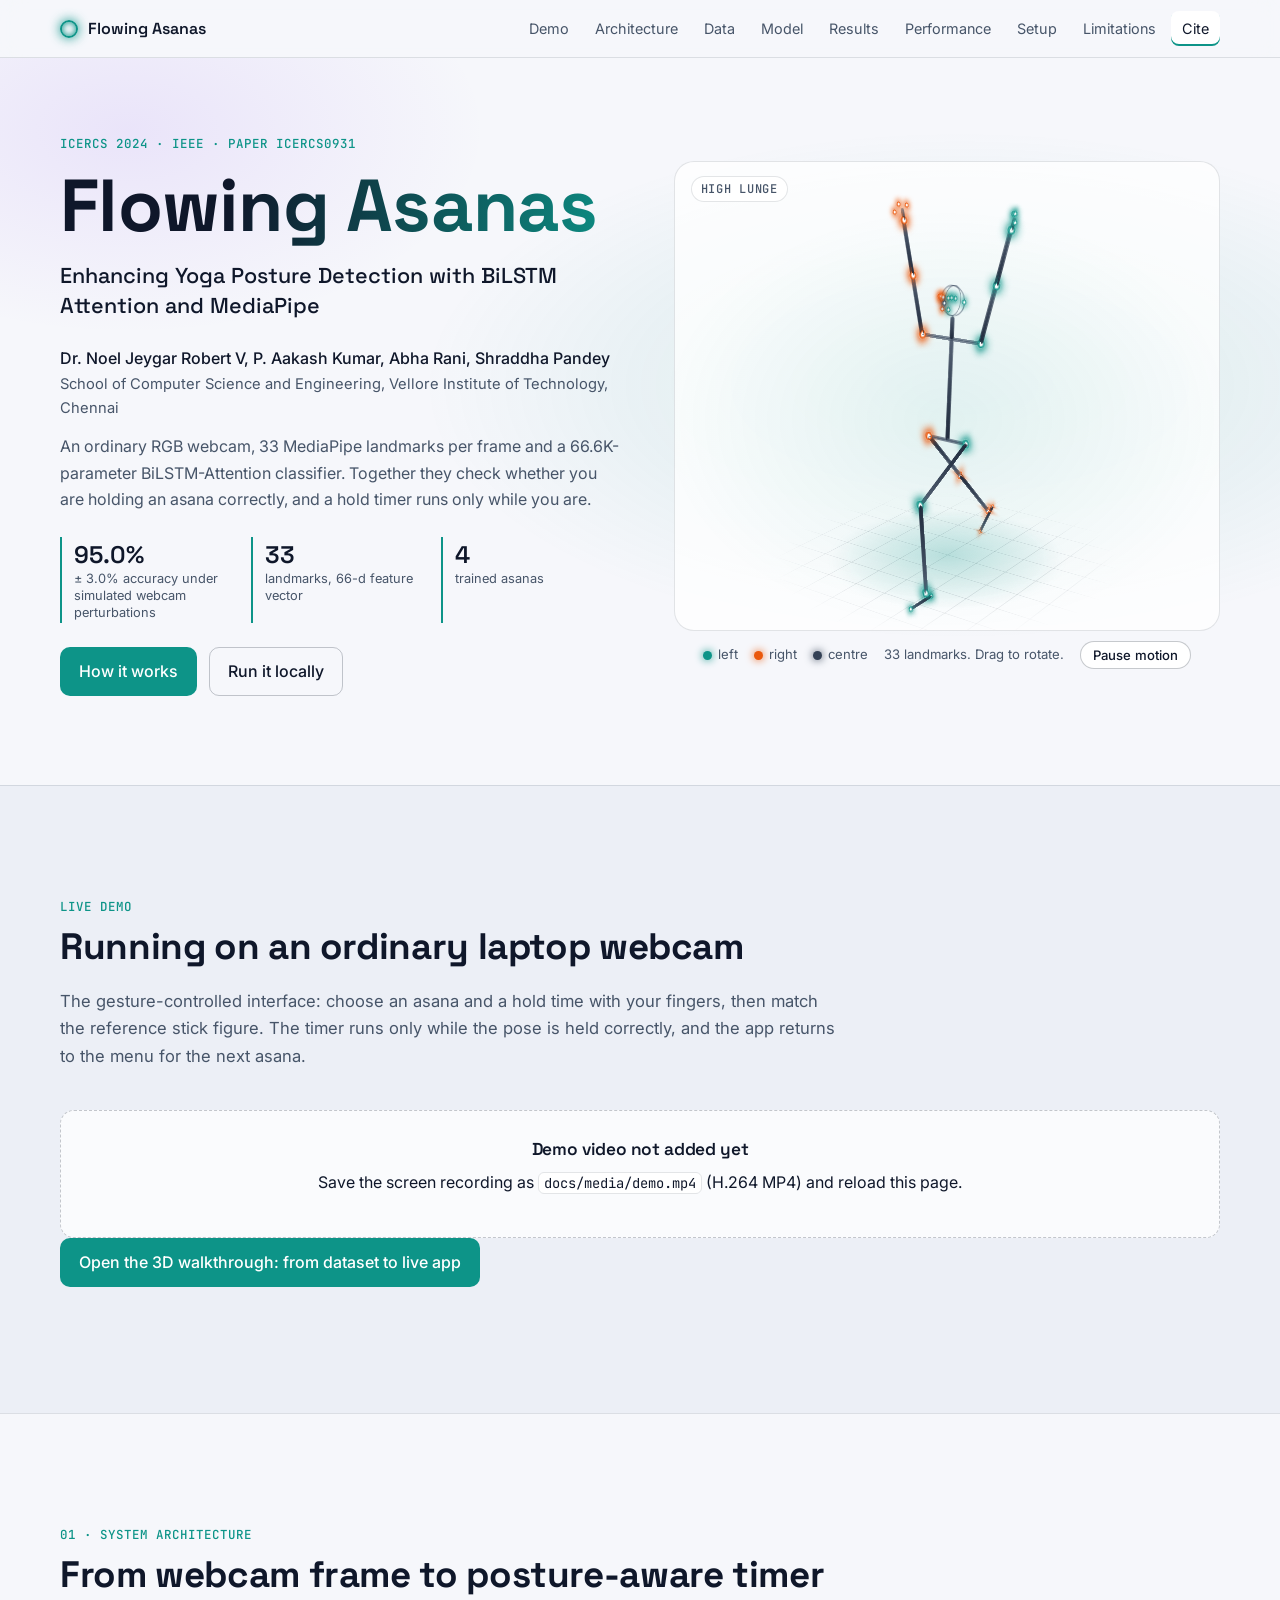
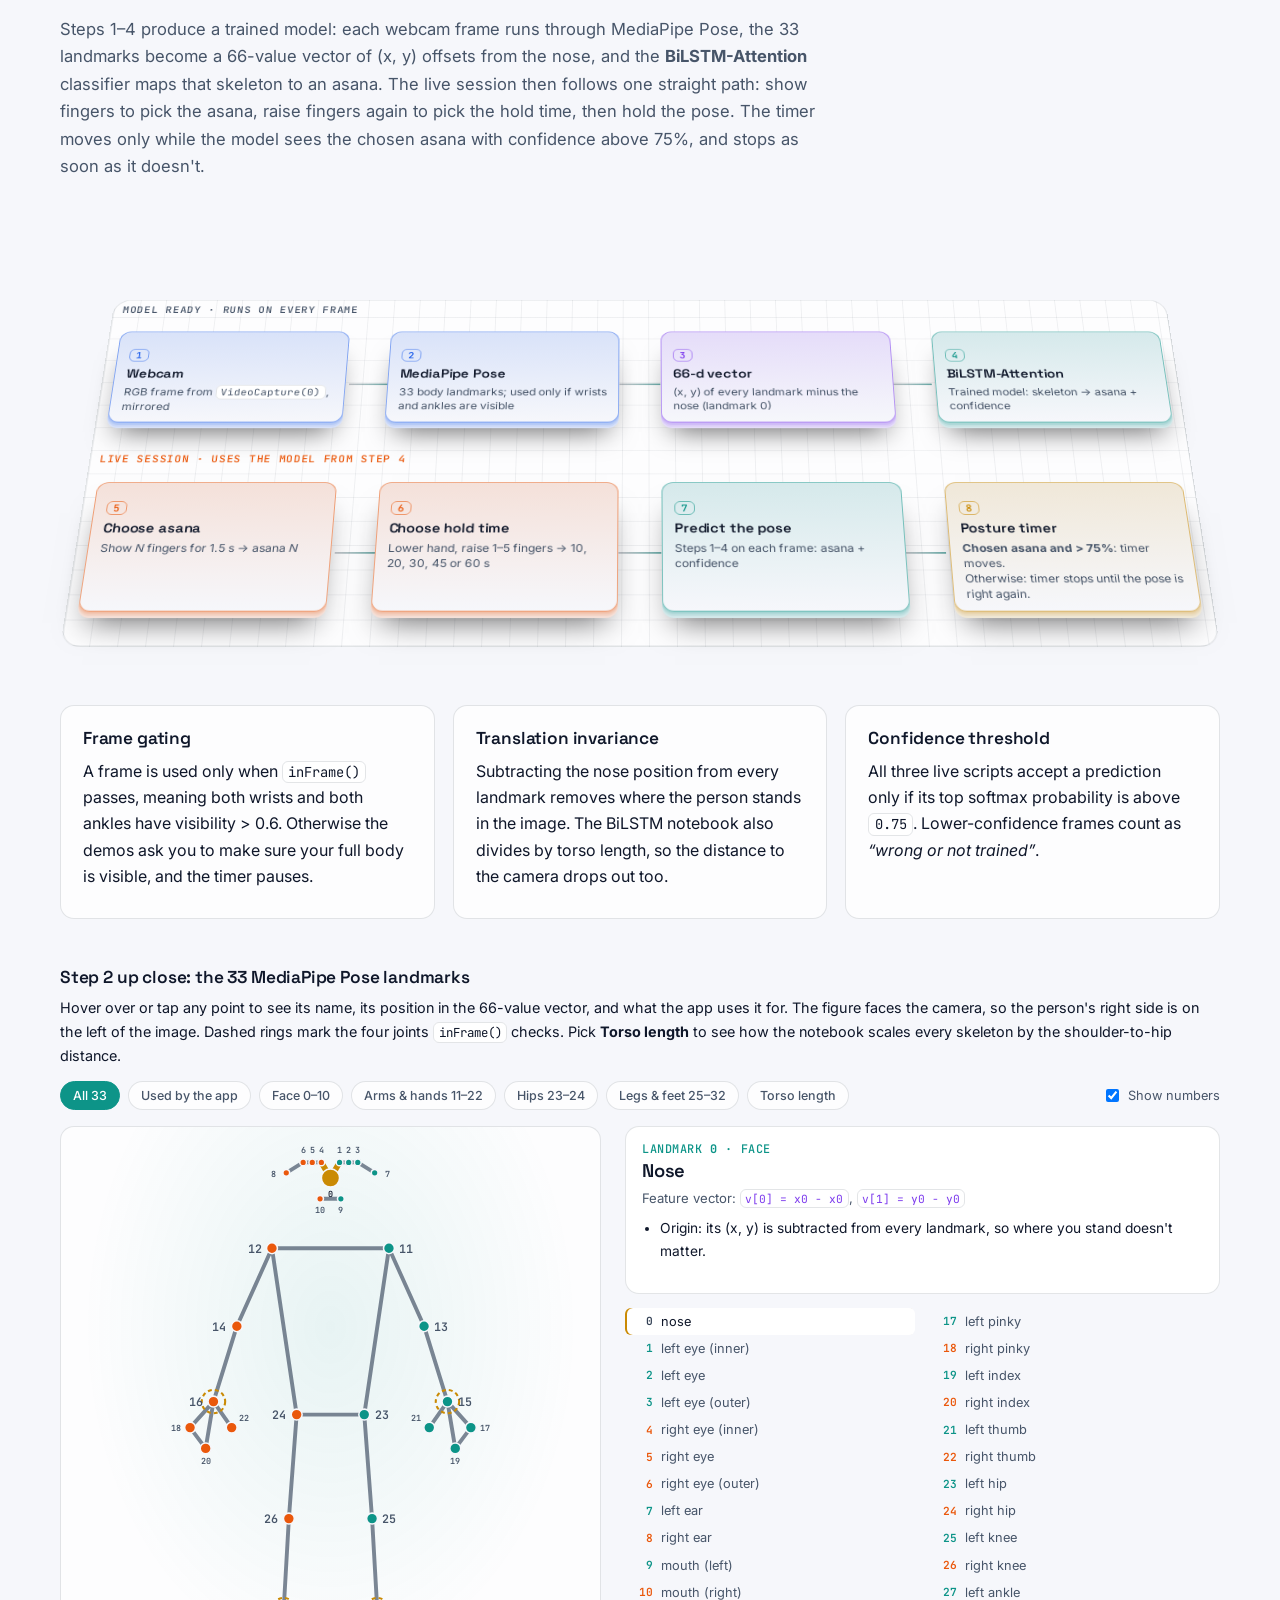
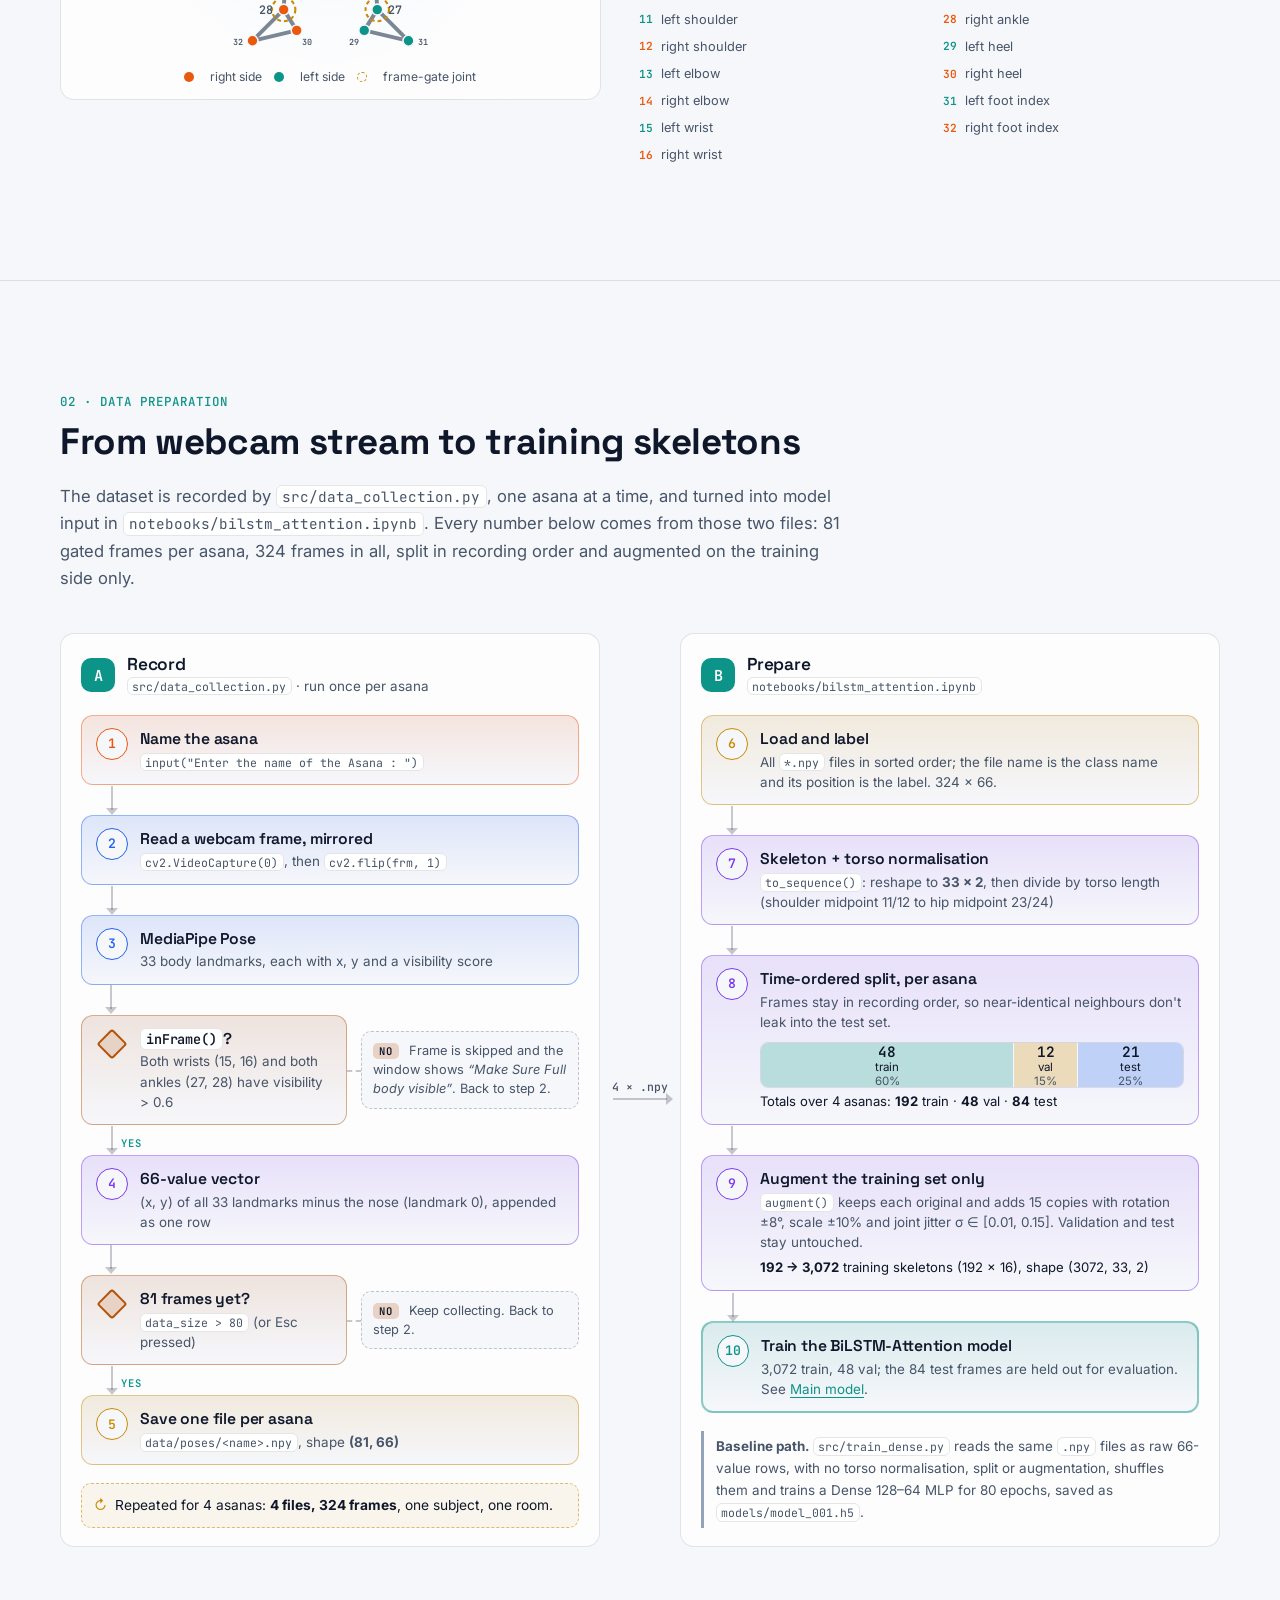
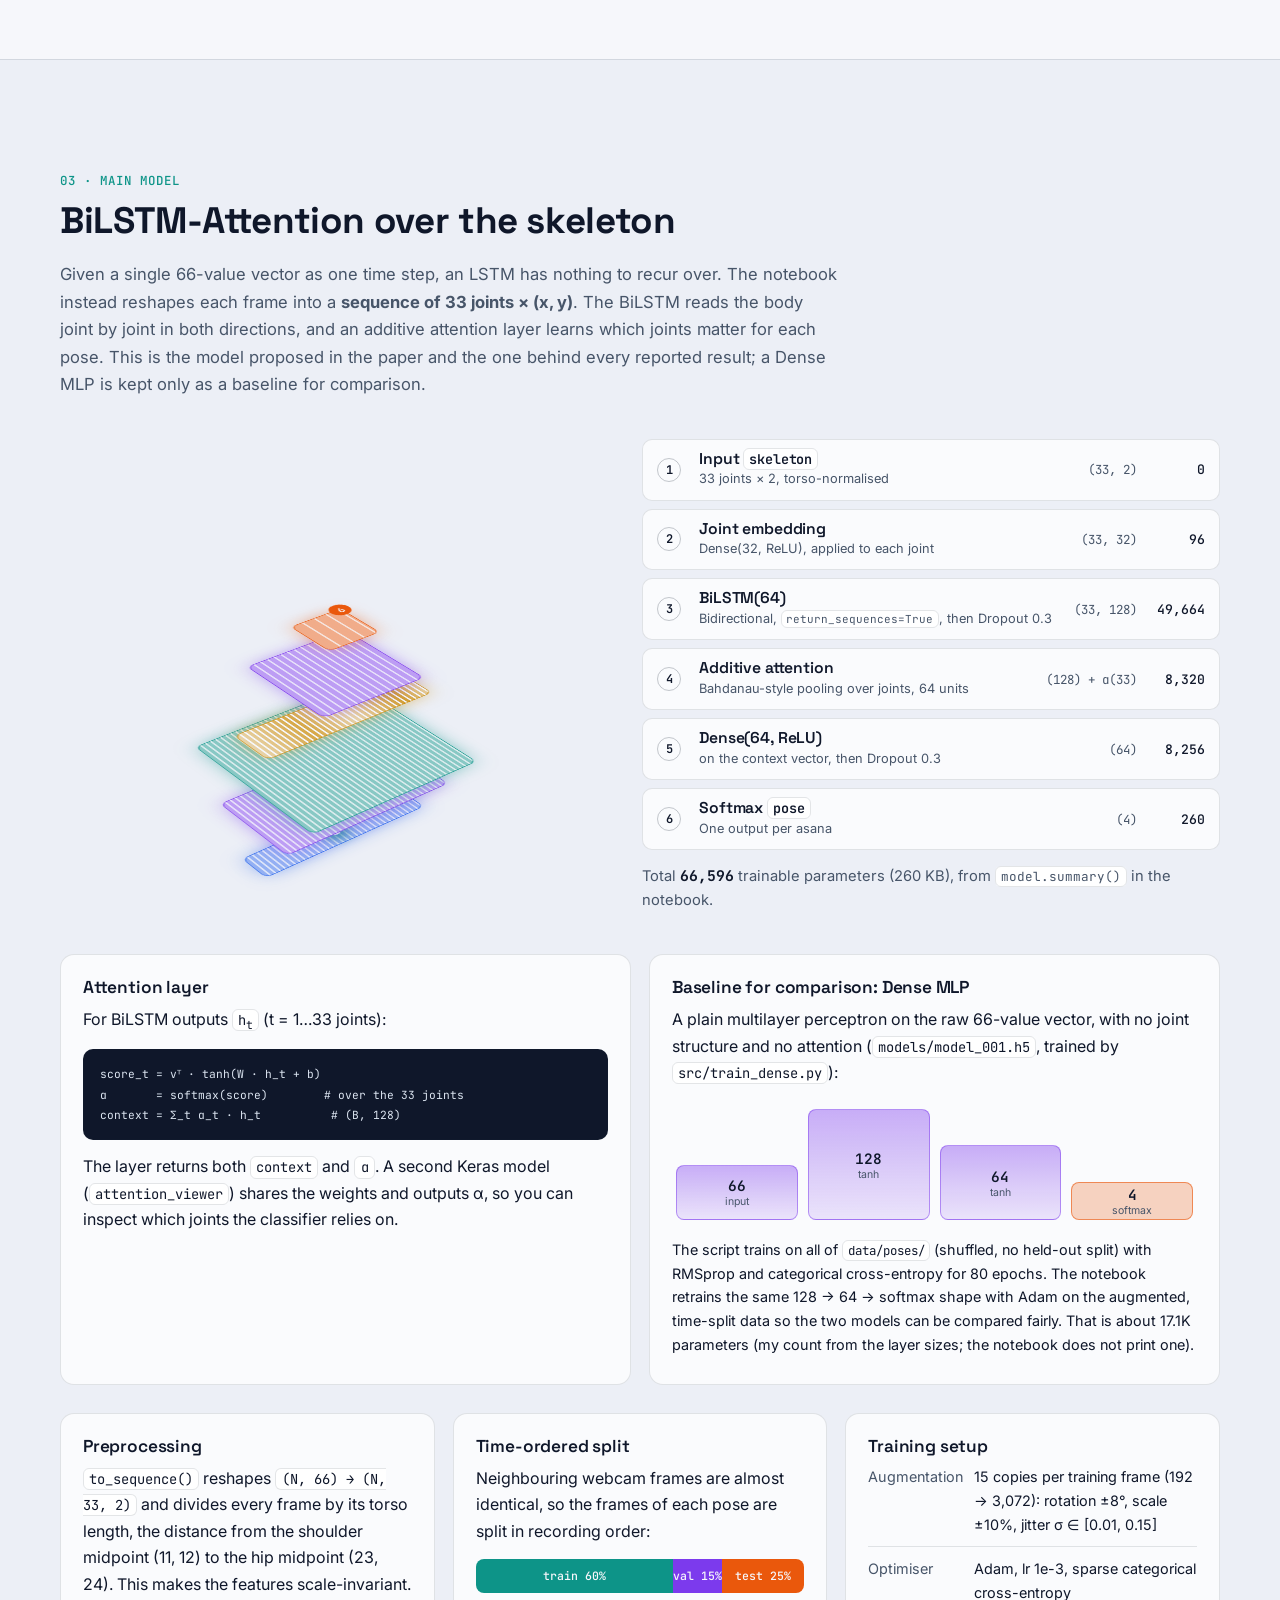
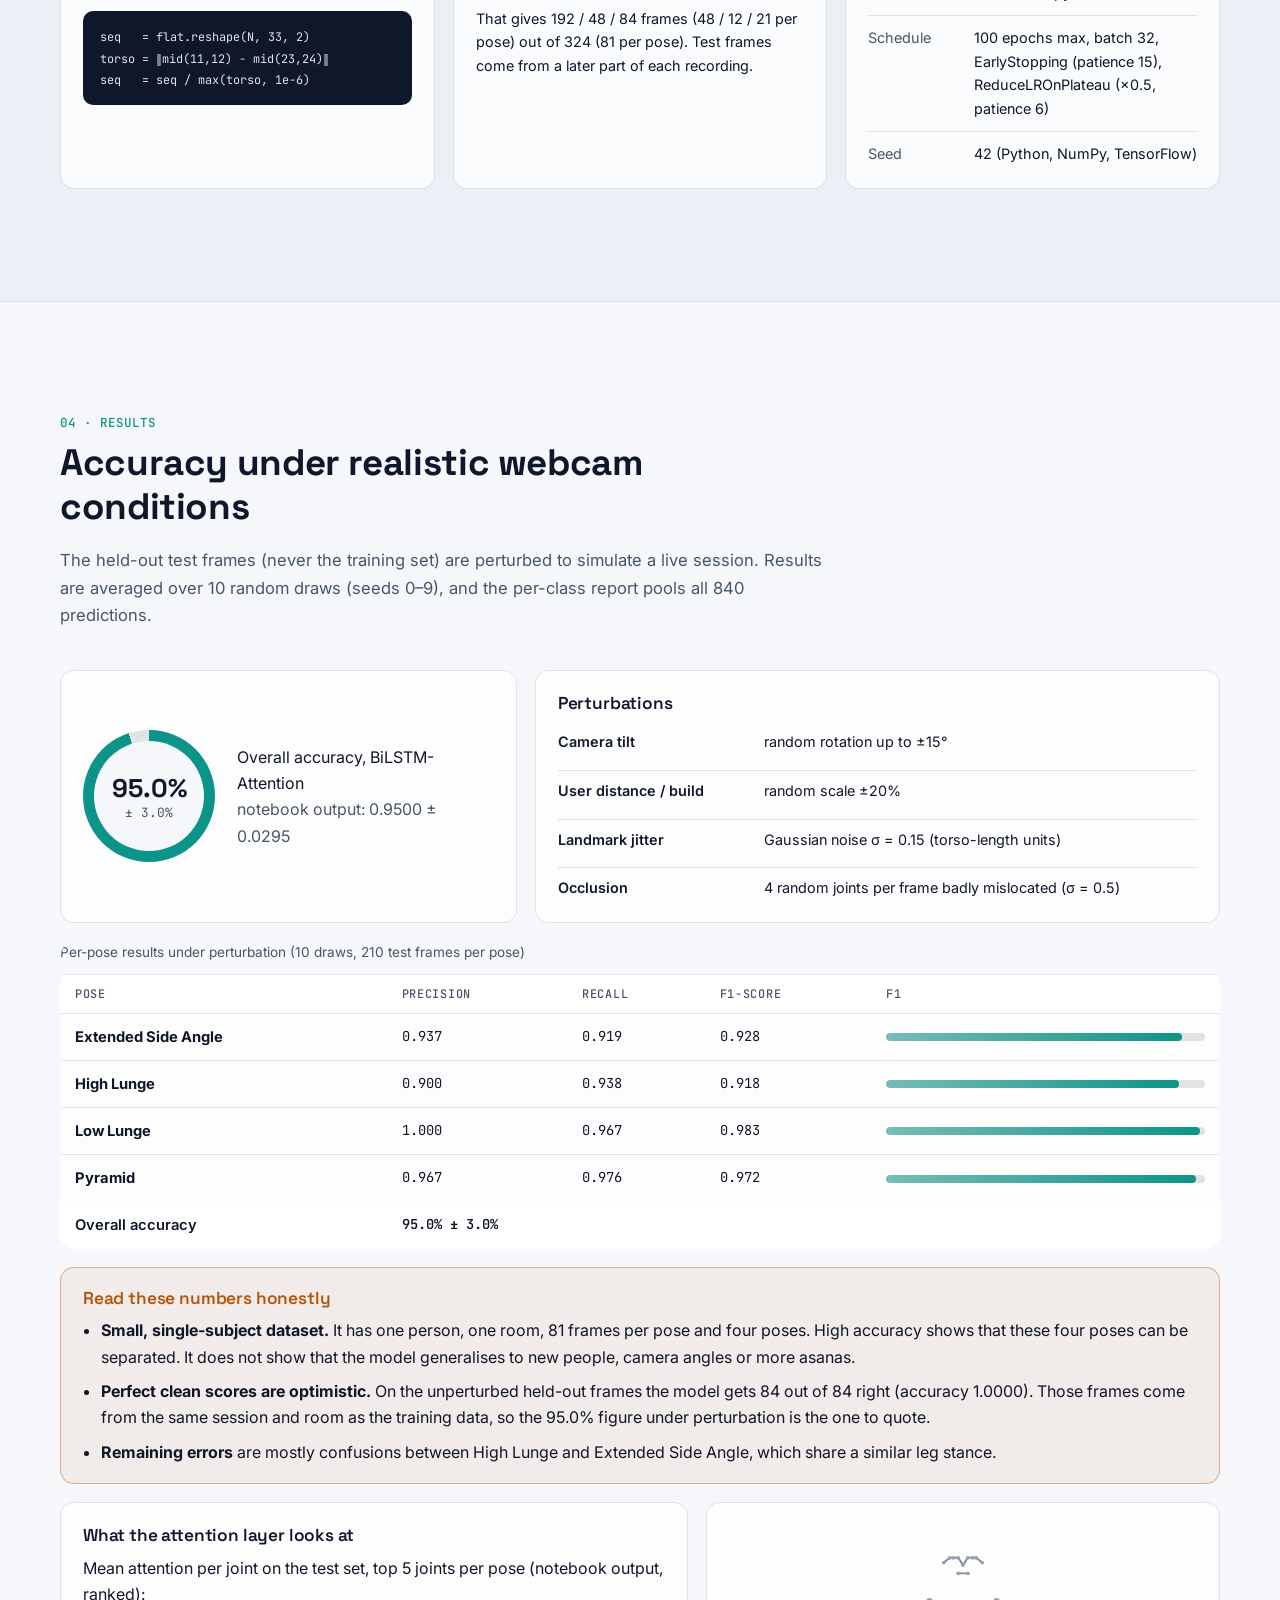
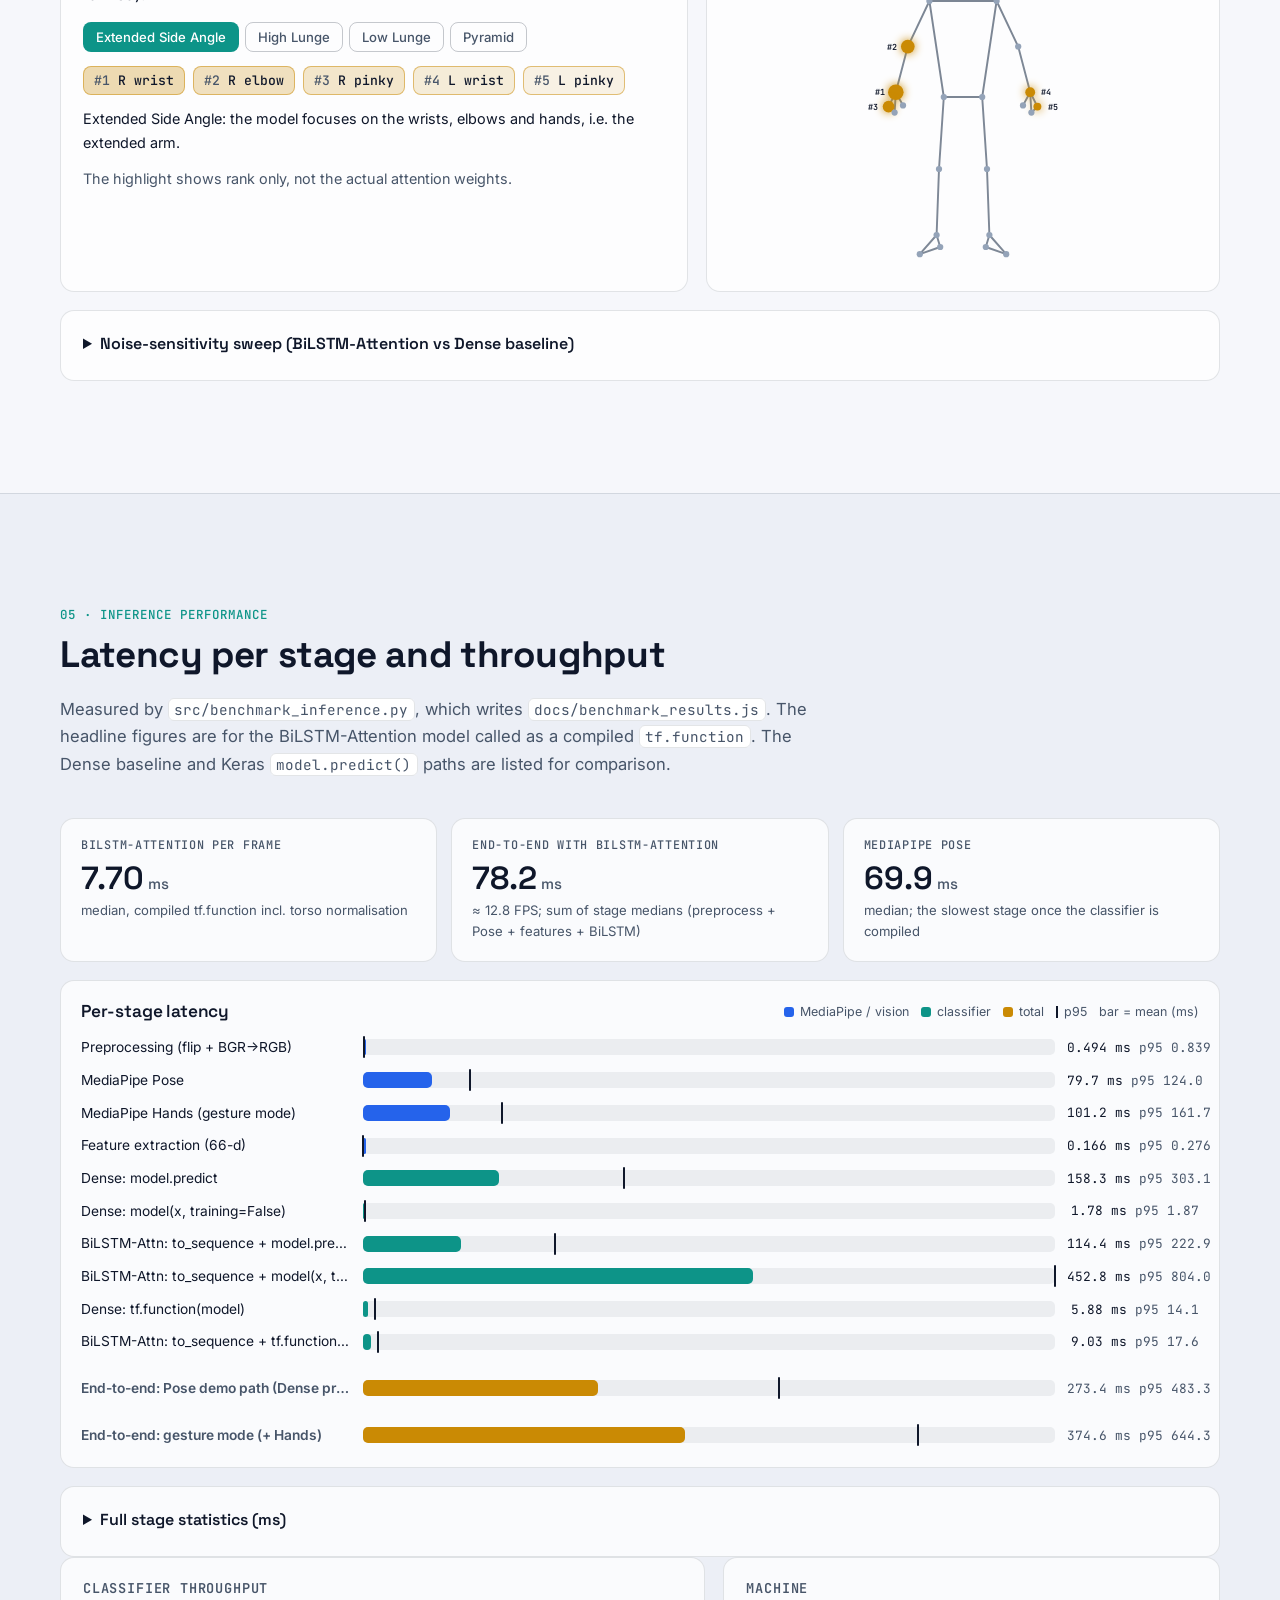
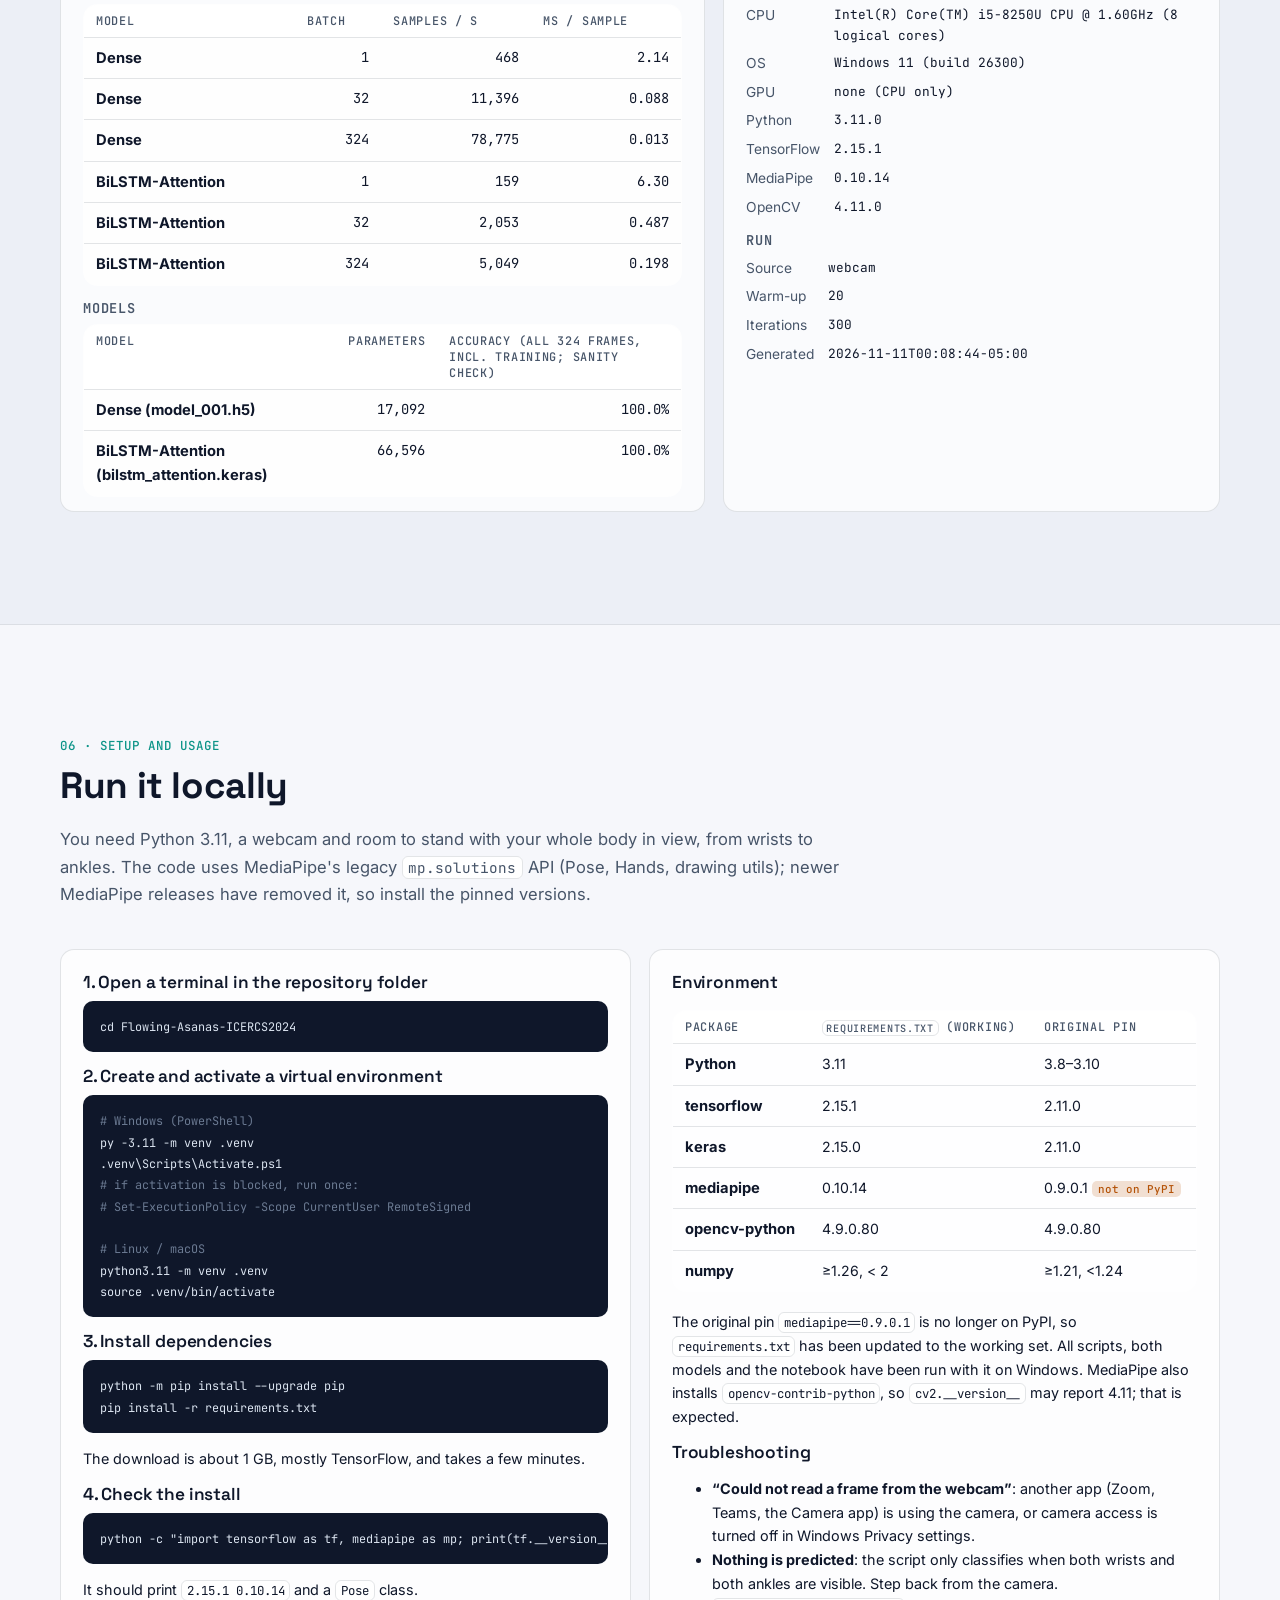
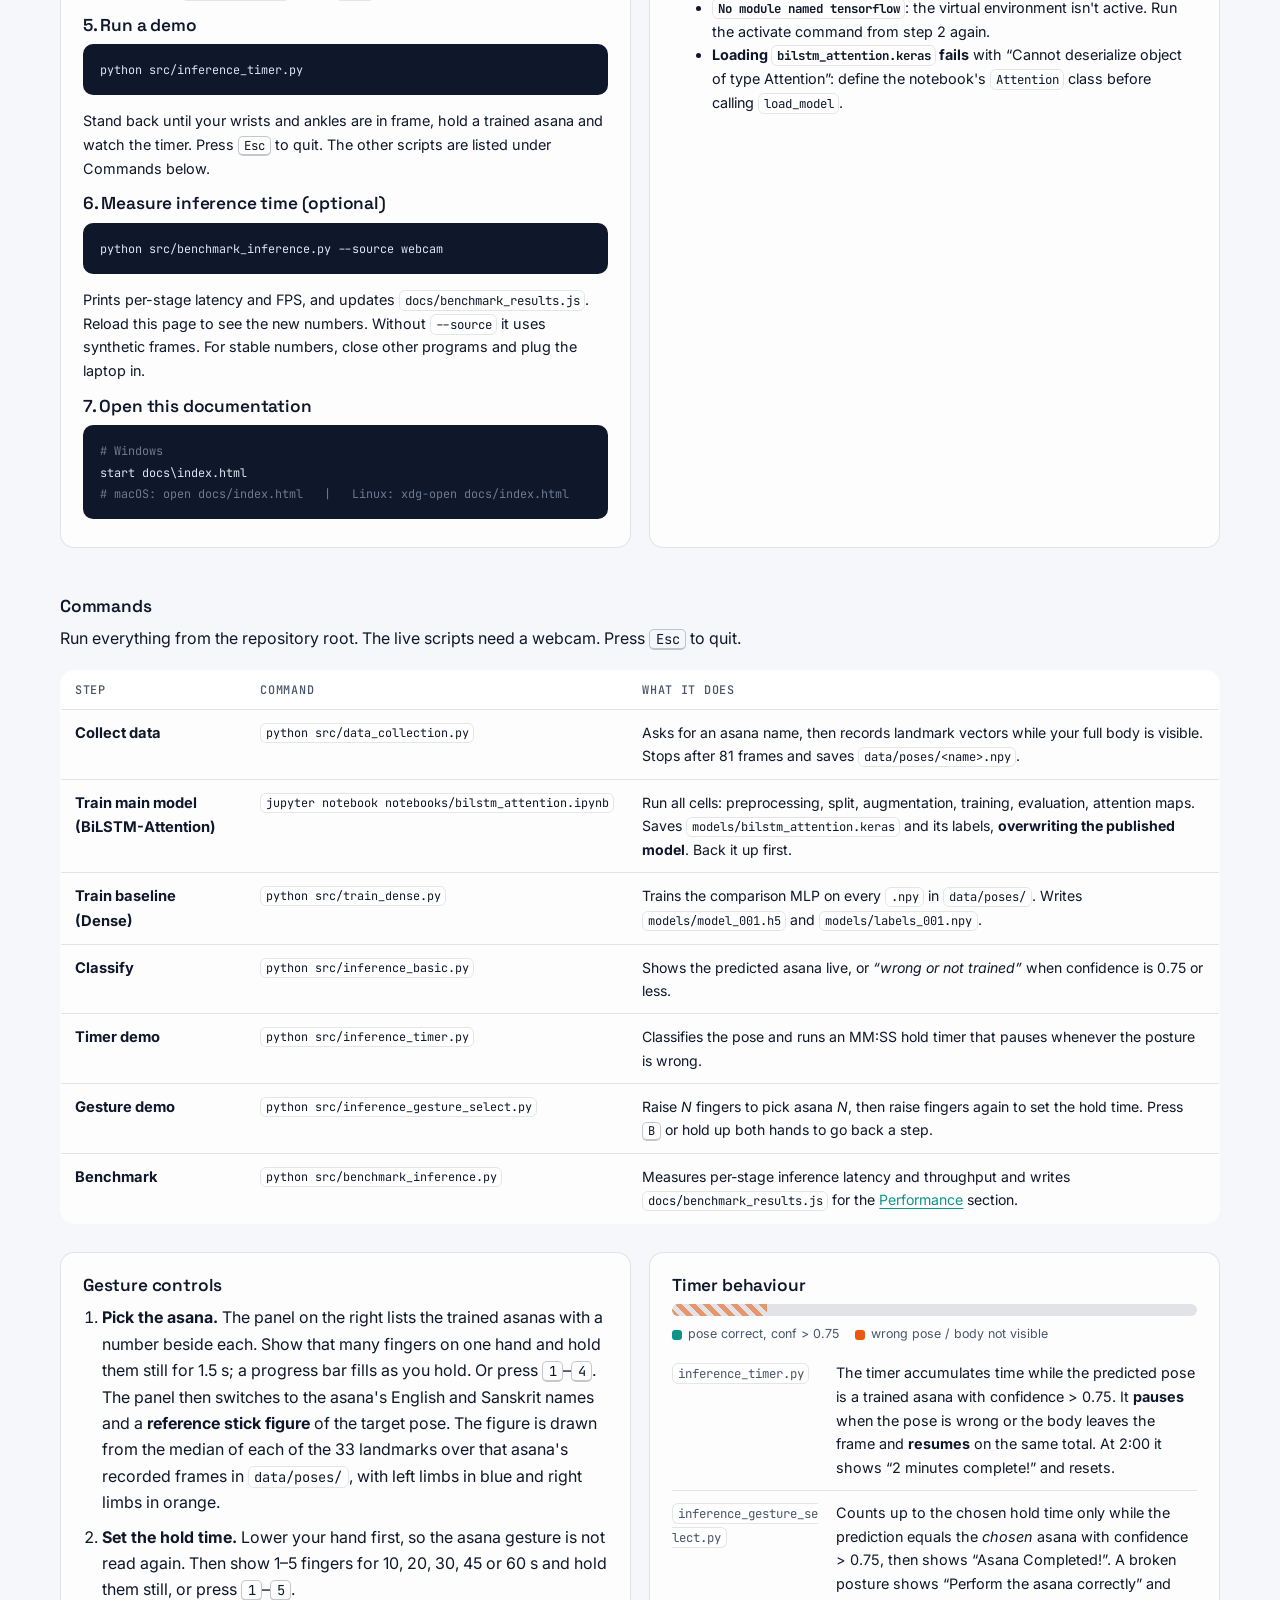
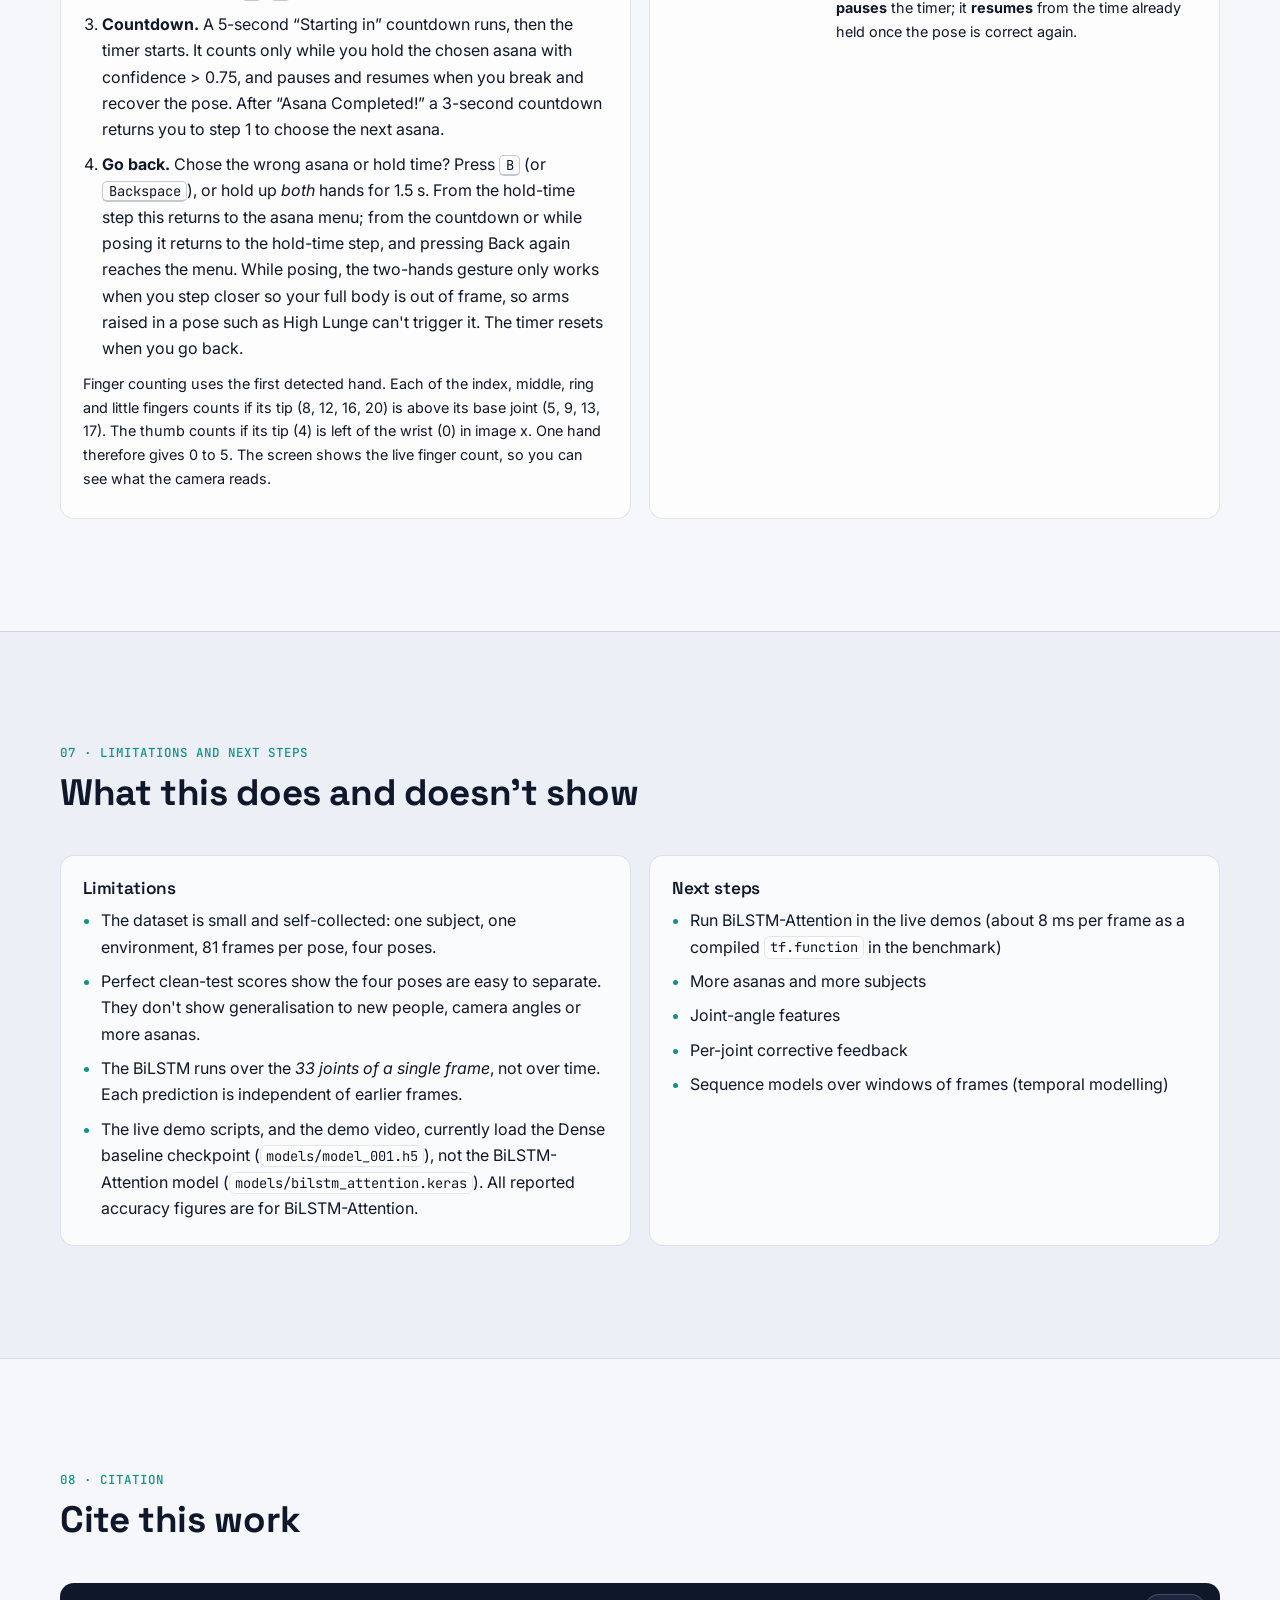
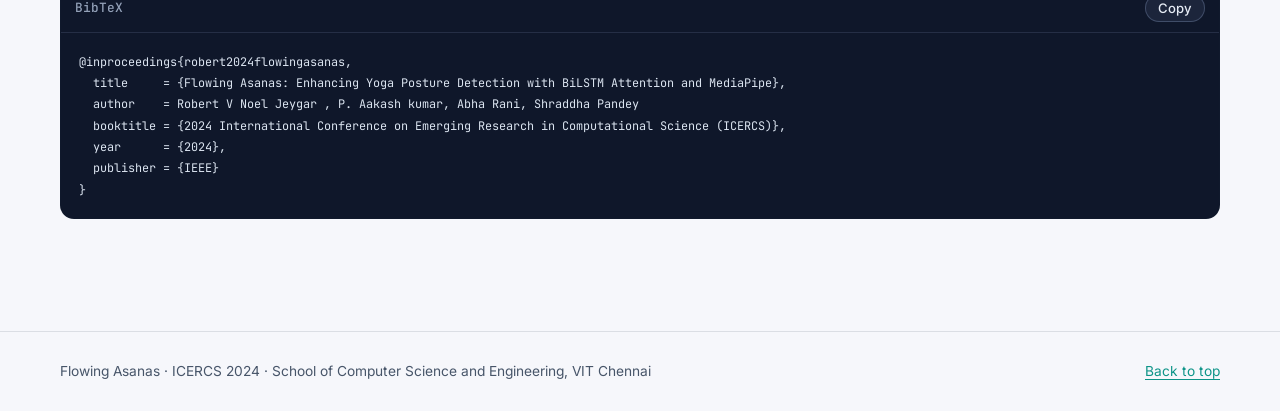
<file: index.html>
<!doctype html>
<html lang="en">
<head>
<meta charset="utf-8">
<meta name="viewport" content="width=device-width, initial-scale=1">
<title>Flowing Asanas</title>
<meta name="description" content="Technical documentation for Flowing Asanas: yoga posture detection with MediaPipe Pose and a BiLSTM-Attention classifier (ICERCS 2024, IEEE).">
<meta name="color-scheme" content="dark light">
<link rel="preconnect" href="https://fonts.googleapis.com">
<link rel="preconnect" href="https://fonts.gstatic.com" crossorigin>
<link href="https://fonts.googleapis.com/css2?family=Inter:wght@400;500;600&family=JetBrains+Mono:wght@400;500&family=Space+Grotesk:wght@500;600;700&display=swap" rel="stylesheet">
<link rel="stylesheet" href="style.css">
<link rel="stylesheet" href="landmarks.css">
<script>document.documentElement.classList.add('js');</script>
</head>
<body>

<a class="skip" href="#main">Skip to content</a>

<header class="topnav" id="top">
  <div class="topnav-inner">
    <a class="brand" href="#hero" aria-label="Flowing Asanas, back to top">
      <span class="brand-mark" aria-hidden="true"></span>
      <span>Flowing Asanas</span>
    </a>
    <nav aria-label="Sections">
      <ul class="navlinks">
        <li><a href="#demo">Demo</a></li>
        <li><a href="#architecture">Architecture</a></li>
        <li><a href="#data-prep">Data</a></li>
        <li><a href="#model">Model</a></li>
        <li><a href="#results">Results</a></li>
        <li><a href="#performance">Performance</a></li>
        <li><a href="#setup">Setup</a></li>
        <li><a href="#limitations">Limitations</a></li>
        <li><a href="#cite">Cite</a></li>
      </ul>
    </nav>
  </div>
</header>

<main id="main">

<!-- ============================== HERO ============================== -->
<section class="hero" id="hero">
  <div class="wrap hero-grid">
    <div class="hero-copy">
      <p class="eyebrow">ICERCS 2024 &middot; IEEE &middot; Paper ICERCS0931</p>
      <h1>Flowing Asanas</h1>
      <p class="subtitle">Enhancing Yoga Posture Detection with BiLSTM Attention and MediaPipe</p>
      <p class="authors">Dr. Noel Jeygar Robert V, P. Aakash Kumar, Abha Rani, Shraddha Pandey</p>
      <p class="affil">School of Computer Science and Engineering, Vellore Institute of Technology, Chennai</p>
      <p class="lede">An ordinary RGB webcam, 33 MediaPipe landmarks per frame and a 66.6K-parameter BiLSTM-Attention classifier. Together they check whether you are holding an asana correctly, and a hold timer runs only while you are.</p>
      <ul class="hero-stats">
        <li><strong>95.0%</strong><span>&plusmn; 3.0% accuracy under simulated webcam perturbations</span></li>
        <li><strong>33</strong><span>landmarks, 66-d feature vector</span></li>
        <li><strong>4</strong><span>trained asanas</span></li>
      </ul>
      <div class="hero-cta">
        <a class="btn primary" href="#architecture">How it works</a>
        <a class="btn" href="#setup">Run it locally</a>
      </div>
    </div>

    <figure class="hero-figure">
      <div class="stage" id="stage" role="img" aria-label="Animated 3D stick-figure skeleton with 33 glowing MediaPipe landmarks, morphing between High Lunge and Pyramid pose. Drag to rotate.">
        <div class="rig" id="rig">
          <div class="spin">
            <div class="floor"></div>
            <div class="body">
              <div class="bar" style="--w:22px"></div>
              <i class="lm L" style="--x:22px" title="23 left hip"></i>
              <i class="lm R" style="--x:-22px" title="24 right hip"></i>

              <div class="j torso"><div class="bone up" style="--l:100px"></div>
                <div class="j chest">
                  <div class="bar" style="--w:34px"></div>
                  <i class="lm L" style="--x:34px" title="11 left shoulder"></i>
                  <i class="lm R" style="--x:-34px" title="12 right shoulder"></i>

                  <div class="j neck"><div class="bone up" style="--l:22px"></div>
                    <div class="j head">
                      <div class="skull"></div>
                      <i class="lm C s" style="--y:-14px;--z:14px" title="0 nose"></i>
                      <i class="lm L s" style="--x:3px;--y:-19px;--z:12px" title="1 left eye inner"></i>
                      <i class="lm L s" style="--x:6px;--y:-19.5px;--z:11px" title="2 left eye"></i>
                      <i class="lm L s" style="--x:9px;--y:-19px;--z:9px" title="3 left eye outer"></i>
                      <i class="lm R s" style="--x:-3px;--y:-19px;--z:12px" title="4 right eye inner"></i>
                      <i class="lm R s" style="--x:-6px;--y:-19.5px;--z:11px" title="5 right eye"></i>
                      <i class="lm R s" style="--x:-9px;--y:-19px;--z:9px" title="6 right eye outer"></i>
                      <i class="lm L s" style="--x:13px;--y:-15px" title="7 left ear"></i>
                      <i class="lm R s" style="--x:-13px;--y:-15px" title="8 right ear"></i>
                      <i class="lm L s" style="--x:3.5px;--y:-8px;--z:12px" title="9 mouth left"></i>
                      <i class="lm R s" style="--x:-3.5px;--y:-8px;--z:12px" title="10 mouth right"></i>
                    </div>
                  </div>

                  <div class="j shL"><div class="bone" style="--l:58px"></div>
                    <div class="j elL"><i class="lm L" title="13 left elbow"></i><div class="bone" style="--l:54px"></div>
                      <div class="j wr"><i class="lm L" title="15 left wrist"></i><div class="bone hand" style="--l:12px"></div>
                        <i class="lm L s" style="--x:4px;--y:14px;--z:-3px" title="17 left pinky"></i>
                        <i class="lm L s" style="--x:-1px;--y:16px;--z:3px" title="19 left index"></i>
                        <i class="lm L s" style="--x:-5px;--y:9px;--z:6px" title="21 left thumb"></i>
                      </div>
                    </div>
                  </div>

                  <div class="j shR"><div class="bone" style="--l:58px"></div>
                    <div class="j elR"><i class="lm R" title="14 right elbow"></i><div class="bone" style="--l:54px"></div>
                      <div class="j wr"><i class="lm R" title="16 right wrist"></i><div class="bone hand" style="--l:12px"></div>
                        <i class="lm R s" style="--x:-4px;--y:14px;--z:-3px" title="18 right pinky"></i>
                        <i class="lm R s" style="--x:1px;--y:16px;--z:3px" title="20 right index"></i>
                        <i class="lm R s" style="--x:5px;--y:9px;--z:6px" title="22 right thumb"></i>
                      </div>
                    </div>
                  </div>
                </div>
              </div>

              <div class="j hpL"><div class="bone" style="--l:86px"></div>
                <div class="j knL"><i class="lm L" title="25 left knee"></i><div class="bone" style="--l:86px"></div>
                  <div class="j anL"><i class="lm L" title="27 left ankle"></i>
                    <div class="bone foot" style="--l:32px"></div>
                    <i class="lm L s" style="--y:6px;--z:-8px" title="29 left heel"></i>
                    <i class="lm L s" style="--y:6px;--z:24px" title="31 left foot index"></i>
                  </div>
                </div>
              </div>

              <div class="j hpR"><div class="bone" style="--l:86px"></div>
                <div class="j knR"><i class="lm R" title="26 right knee"></i><div class="bone" style="--l:86px"></div>
                  <div class="j anR"><i class="lm R" title="28 right ankle"></i>
                    <div class="bone foot" style="--l:32px"></div>
                    <i class="lm R s" style="--y:6px;--z:-8px" title="30 right heel"></i>
                    <i class="lm R s" style="--y:6px;--z:24px" title="32 right foot index"></i>
                  </div>
                </div>
              </div>
            </div>
          </div>
        </div>
        <div class="pose-tag" aria-hidden="true"><span class="pt-a">High Lunge</span><span class="pt-b">Pyramid Pose</span></div>
      </div>
      <figcaption>
        <span class="legend"><i class="dot L"></i>left</span>
        <span class="legend"><i class="dot R"></i>right</span>
        <span class="legend"><i class="dot C"></i>centre</span>
        <span class="hint">33 landmarks. Drag to rotate.</span>
        <button class="chip-btn" id="motionToggle" type="button" aria-pressed="false">Pause motion</button>
      </figcaption>
    </figure>
  </div>
</section>

<!-- ============================== DEMO ============================== -->
<section class="section alt" id="demo">
  <div class="wrap">
    <header class="sec-head reveal">
      <p class="eyebrow">Live demo</p>
      <h2>Running on an ordinary laptop webcam</h2>
      <p class="sec-lede">The gesture-controlled interface: choose an asana and a hold time with your fingers, then match the reference stick figure. The timer runs only while the pose is held correctly, and the app returns to the menu for the next asana.</p>
    </header>
    <figure class="demo reveal" id="demoFig">
      <video class="demo-video" controls preload="metadata" playsinline poster="media/demo-poster.jpg">
        <source src="media/demo.mp4" type="video/mp4" onerror="document.getElementById('demoFig').classList.add('no-video')">
        Your browser can't play this video. <a href="media/demo.mp4">Download it</a>.
      </video>
      <div class="video-missing" role="note">
        <h3>Demo video not added yet</h3>
        <p>Save the screen recording as <code>docs/media/demo.mp4</code> (H.264 MP4) and reload this page.</p>
      </div>
      <figcaption class="small muted">Gesture demo (<code>src/inference_gesture_select.py</code>), 1 min 52 s: Extended Side Angle Pose and High Lunge with 20&nbsp;s holds, the reference stick figure, the timer pausing when the pose breaks, and the return to the menu. Recorded on an Intel Core i5-8250U laptop webcam, CPU only.</figcaption>
      <p class="hero-cta"><a class="btn primary" href="walkthrough.html">Open the 3D walkthrough: from dataset to live app</a></p>
    </figure>
  </div>
</section>

<!-- ============================== ARCHITECTURE ============================== -->
<section class="section" id="architecture">
  <div class="wrap">
    <header class="sec-head reveal">
      <p class="eyebrow">01 &middot; System architecture</p>
      <h2>From webcam frame to posture-aware timer</h2>
      <p class="sec-lede">Steps 1&ndash;4 produce a trained model: each webcam frame runs through MediaPipe Pose, the 33 landmarks become a 66-value vector of (x, y) offsets from the nose, and the <strong>BiLSTM-Attention</strong> classifier maps that skeleton to an asana. The live session then follows one straight path: show fingers to pick the asana, raise fingers again to pick the hold time, then hold the pose. The timer moves only while the model sees the chosen asana with confidence above 75%, and stops as soon as it doesn't.</p>
    </header>

    <div class="pipe-scene reveal">
      <div class="pipe" id="pipe">
        <p class="lane-label l1">Model ready &middot; runs on every frame</p>
        <div class="node" style="--c:var(--c-vision)">
          <span class="n-step">1</span>
          <h3>Webcam</h3>
          <p>RGB frame from <code>VideoCapture(0)</code>, mirrored</p>
        </div>
        <div class="wire h"><i></i><i></i><i></i></div>
        <div class="node" style="--c:var(--c-vision)">
          <span class="n-step">2</span>
          <h3>MediaPipe Pose</h3>
          <p>33 body landmarks; used only if wrists and ankles are visible</p>
        </div>
        <div class="wire h"><i></i><i></i><i></i></div>
        <div class="node" style="--c:var(--c-feat)">
          <span class="n-step">3</span>
          <h3>66-d vector</h3>
          <p>(x, y) of every landmark minus the nose (landmark 0)</p>
        </div>
        <div class="wire h"><i></i><i></i><i></i></div>
        <div class="node" style="--c:var(--c-model)">
          <span class="n-step">4</span>
          <h3>BiLSTM-Attention</h3>
          <p>Trained model: skeleton &rarr; asana + confidence</p>
        </div>

        <p class="lane-label l2">Live session &middot; uses the model from step 4</p>
        <div class="node" style="--c:var(--c-hand)">
          <span class="n-step">5</span>
          <h3>Choose asana</h3>
          <p>Show <em>N</em> fingers for 1.5&nbsp;s &rarr; asana <em>N</em></p>
        </div>
        <div class="wire h hand"><i></i><i></i><i></i></div>
        <div class="node" style="--c:var(--c-hand)">
          <span class="n-step">6</span>
          <h3>Choose hold time</h3>
          <p>Lower hand, raise 1&ndash;5 fingers &rarr; 10, 20, 30, 45 or 60&nbsp;s</p>
        </div>
        <div class="wire h"><i></i><i></i><i></i></div>
        <div class="node" style="--c:var(--c-model)">
          <span class="n-step">7</span>
          <h3>Predict the pose</h3>
          <p>Steps 1&ndash;4 on each frame: asana + confidence</p>
        </div>
        <div class="wire h"><i></i><i></i><i></i></div>
        <div class="node" style="--c:var(--c-out)">
          <span class="n-step">8</span>
          <h3>Posture timer</h3>
          <p><strong>Chosen asana and &gt; 75%</strong>: timer moves.<br>Otherwise: timer stops until the pose is right again.</p>
        </div>
      </div>
    </div>

    <div class="cards3 reveal">
      <article class="card">
        <h3>Frame gating</h3>
        <p>A frame is used only when <code>inFrame()</code> passes, meaning both wrists and both ankles have visibility &gt; 0.6. Otherwise the demos ask you to make sure your full body is visible, and the timer pauses.</p>
      </article>
      <article class="card">
        <h3>Translation invariance</h3>
        <p>Subtracting the nose position from every landmark removes where the person stands in the image. The BiLSTM notebook also divides by torso length, so the distance to the camera drops out too.</p>
      </article>
      <article class="card">
        <h3>Confidence threshold</h3>
        <p>All three live scripts accept a prediction only if its top softmax probability is above <code>0.75</code>. Lower-confidence frames count as <em>“wrong or not trained”</em>.</p>
      </article>
    </div>
    <div class="lmap reveal">
      <h3 class="sub">Step 2 up close: the 33 MediaPipe Pose landmarks</h3>
      <p class="small">Hover over or tap any point to see its name, its position in the 66-value vector, and what the app uses it for. The figure faces the camera, so the person's right side is on the left of the image. Dashed rings mark the four joints <code>inFrame()</code> checks. Pick <strong>Torso length</strong> to see how the notebook scales every skeleton by the shoulder-to-hip distance.</p>
      <div id="lm-viz"></div>
      <noscript><p class="small">Enable JavaScript to explore the landmark map.</p></noscript>
    </div>
  </div>
</section>

<!-- ============================== DATA PREPARATION ============================== -->
<section class="section" id="data-prep">
  <div class="wrap">
    <header class="sec-head reveal">
      <p class="eyebrow">02 &middot; Data preparation</p>
      <h2>From webcam stream to training skeletons</h2>
      <p class="sec-lede">The dataset is recorded by <code>src/data_collection.py</code>, one asana at a time, and turned into model input in <code>notebooks/bilstm_attention.ipynb</code>. Every number below comes from those two files: 81 gated frames per asana, 324 frames in all, split in recording order and augmented on the training side only.</p>
    </header>

    <div class="dp-flow reveal">
      <!-- Phase A: recording -->
      <div class="dp-phase" aria-labelledby="dp-a-title">
        <div class="dp-phase-head">
          <span class="dp-tag">A</span>
          <div>
            <h3 id="dp-a-title">Record</h3>
            <p><code>src/data_collection.py</code> &middot; run once per asana</p>
          </div>
        </div>
        <ol class="dp-steps">
          <li class="dp-step" style="--c: var(--c-hand)">
            <span class="dp-n">1</span>
            <div><h4>Name the asana</h4><p><code>input("Enter the name of the Asana : ")</code></p></div>
          </li>
          <li class="dp-step" style="--c: var(--c-vision)">
            <span class="dp-n">2</span>
            <div><h4>Read a webcam frame, mirrored</h4><p><code>cv2.VideoCapture(0)</code>, then <code>cv2.flip(frm, 1)</code></p></div>
          </li>
          <li class="dp-step" style="--c: var(--c-vision)">
            <span class="dp-n">3</span>
            <div><h4>MediaPipe Pose</h4><p>33 body landmarks, each with x, y and a visibility score</p></div>
          </li>
          <li class="dp-dec" style="--c: var(--warn)">
            <div class="dp-q">
              <span class="dp-diamond" aria-hidden="true"></span>
              <div><h4><code>inFrame()</code>?</h4><p>Both wrists (15, 16) and both ankles (27, 28) have visibility &gt; 0.6</p></div>
            </div>
            <p class="dp-branch"><span class="dp-no">No</span> Frame is skipped and the window shows <em>&ldquo;Make Sure Full body visible&rdquo;</em>. Back to step 2.</p>
            <p class="dp-yes">Yes</p>
          </li>
          <li class="dp-step" style="--c: var(--c-feat)">
            <span class="dp-n">4</span>
            <div><h4>66-value vector</h4><p>(x, y) of all 33 landmarks minus the nose (landmark 0), appended as one row</p></div>
          </li>
          <li class="dp-dec" style="--c: var(--warn)">
            <div class="dp-q">
              <span class="dp-diamond" aria-hidden="true"></span>
              <div><h4>81 frames yet?</h4><p><code>data_size &gt; 80</code> (or Esc pressed)</p></div>
            </div>
            <p class="dp-branch"><span class="dp-no">No</span> Keep collecting. Back to step 2.</p>
            <p class="dp-yes">Yes</p>
          </li>
          <li class="dp-step" style="--c: var(--c-out)">
            <span class="dp-n">5</span>
            <div><h4>Save one file per asana</h4><p><code>data/poses/&lt;name&gt;.npy</code>, shape <strong>(81, 66)</strong></p></div>
          </li>
        </ol>
        <p class="dp-repeat"><span aria-hidden="true">&#8635;</span> Repeated for 4 asanas: <strong>4 files, 324 frames</strong>, one subject, one room.</p>
      </div>

      <div class="dp-link" aria-hidden="true"><span>4 &times; .npy</span><i></i></div>

      <!-- Phase B: preparation -->
      <div class="dp-phase" aria-labelledby="dp-b-title">
        <div class="dp-phase-head">
          <span class="dp-tag">B</span>
          <div>
            <h3 id="dp-b-title">Prepare</h3>
            <p><code>notebooks/bilstm_attention.ipynb</code></p>
          </div>
        </div>
        <ol class="dp-steps">
          <li class="dp-step" style="--c: var(--c-out)">
            <span class="dp-n">6</span>
            <div><h4>Load and label</h4><p>All <code>*.npy</code> files in sorted order; the file name is the class name and its position is the label. 324 &times; 66.</p></div>
          </li>
          <li class="dp-step" style="--c: var(--c-feat)">
            <span class="dp-n">7</span>
            <div><h4>Skeleton + torso normalisation</h4><p><code>to_sequence()</code>: reshape to <strong>33 &times; 2</strong>, then divide by torso length (shoulder midpoint 11/12 to hip midpoint 23/24)</p></div>
          </li>
          <li class="dp-step" style="--c: var(--c-feat)">
            <span class="dp-n">8</span>
            <div>
              <h4>Time-ordered split, per asana</h4>
              <p>Frames stay in recording order, so near-identical neighbours don't leak into the test set.</p>
              <div class="dp-split" role="img" aria-label="Per asana: first 60 percent train, 48 frames; next 15 percent validation, 12 frames; last 25 percent test, 21 frames">
                <span class="dp-tr"><b>48</b>train<i> 60%</i></span>
                <span class="dp-va"><b>12</b>val<i> 15%</i></span>
                <span class="dp-te"><b>21</b>test<i> 25%</i></span>
              </div>
              <p class="dp-totals">Totals over 4 asanas: <strong>192</strong> train &middot; <strong>48</strong> val &middot; <strong>84</strong> test</p>
            </div>
          </li>
          <li class="dp-step" style="--c: var(--c-feat)">
            <span class="dp-n">9</span>
            <div><h4>Augment the training set only</h4><p><code>augment()</code> keeps each original and adds 15 copies with rotation &plusmn;8&deg;, scale &plusmn;10% and joint jitter &sigma; &isin; [0.01, 0.15]. Validation and test stay untouched.</p>
              <p class="dp-totals"><strong>192 &rarr; 3,072</strong> training skeletons (192 &times; 16), shape (3072, 33, 2)</p></div>
          </li>
          <li class="dp-step dp-end" style="--c: var(--c-model)">
            <span class="dp-n">10</span>
            <div><h4>Train the BiLSTM-Attention model</h4><p>3,072 train, 48 val; the 84 test frames are held out for evaluation. See <a href="#model">Main model</a>.</p></div>
          </li>
        </ol>
        <p class="dp-side"><strong>Baseline path.</strong> <code>src/train_dense.py</code> reads the same <code>.npy</code> files as raw 66-value rows, with no torso normalisation, split or augmentation, shuffles them and trains a Dense 128&ndash;64 MLP for 80 epochs, saved as <code>models/model_001.h5</code>.</p>
      </div>
    </div>
  </div>
</section>

<!-- ============================== MODEL ============================== -->
<section class="section alt" id="model">
  <div class="wrap">
    <header class="sec-head reveal">
      <p class="eyebrow">03 &middot; Main model</p>
      <h2>BiLSTM-Attention over the skeleton</h2>
      <p class="sec-lede">Given a single 66-value vector as one time step, an LSTM has nothing to recur over. The notebook instead reshapes each frame into a <strong>sequence of 33 joints &times; (x, y)</strong>. The BiLSTM reads the body joint by joint in both directions, and an additive attention layer learns which joints matter for each pose. This is the model proposed in the paper and the one behind every reported result; a Dense MLP is kept only as a baseline for comparison.</p>
    </header>

    <div class="model-grid">
      <div class="stack-scene reveal" aria-hidden="true">
        <div class="stack" id="stack">
          <div class="plate p-in"   style="--i:0"><span class="badge">1</span></div>
          <div class="plate p-emb"  style="--i:1"><span class="badge">2</span></div>
          <div class="plate p-lstm" style="--i:2"><span class="badge">3</span></div>
          <div class="plate p-att"  style="--i:3"><span class="badge">4</span></div>
          <div class="plate p-den"  style="--i:4"><span class="badge">5</span></div>
          <div class="plate p-out"  style="--i:5"><span class="badge">6</span></div>
          <div class="spark"></div>
        </div>
      </div>

      <div class="layer-list reveal">
        <ol class="layers">
          <li data-layer="0"><span class="ln">1</span><div><h4>Input <code>skeleton</code></h4><p>33 joints &times; 2, torso-normalised</p></div><span class="shape">(33, 2)</span><span class="params">0</span></li>
          <li data-layer="1"><span class="ln">2</span><div><h4>Joint embedding</h4><p>Dense(32, ReLU), applied to each joint</p></div><span class="shape">(33, 32)</span><span class="params">96</span></li>
          <li data-layer="2"><span class="ln">3</span><div><h4>BiLSTM(64)</h4><p>Bidirectional, <code>return_sequences=True</code>, then Dropout 0.3</p></div><span class="shape">(33, 128)</span><span class="params">49,664</span></li>
          <li data-layer="3"><span class="ln">4</span><div><h4>Additive attention</h4><p>Bahdanau-style pooling over joints, 64 units</p></div><span class="shape">(128) + &alpha;(33)</span><span class="params">8,320</span></li>
          <li data-layer="4"><span class="ln">5</span><div><h4>Dense(64, ReLU)</h4><p>on the context vector, then Dropout 0.3</p></div><span class="shape">(64)</span><span class="params">8,256</span></li>
          <li data-layer="5"><span class="ln">6</span><div><h4>Softmax <code>pose</code></h4><p>One output per asana</p></div><span class="shape">(4)</span><span class="params">260</span></li>
        </ol>
        <p class="total">Total <strong>66,596</strong> trainable parameters (260 KB), from <code>model.summary()</code> in the notebook.</p>
      </div>
    </div>

    <div class="two-col">
      <article class="card reveal">
        <h3>Attention layer</h3>
        <p>For BiLSTM outputs <code>h<sub>t</sub></code> (t = 1&hellip;33 joints):</p>
<pre class="math"><code>score_t = vᵀ · tanh(W · h_t + b)
α       = softmax(score)        # over the 33 joints
context = Σ_t α_t · h_t          # (B, 128)</code></pre>
        <p>The layer returns both <code>context</code> and <code>&alpha;</code>. A second Keras model (<code>attention_viewer</code>) shares the weights and outputs &alpha;, so you can inspect which joints the classifier relies on.</p>
      </article>

      <article class="card reveal">
        <h3>Baseline for comparison: Dense MLP</h3>
        <p>A plain multilayer perceptron on the raw 66-value vector, with no joint structure and no attention (<code>models/model_001.h5</code>, trained by <code>src/train_dense.py</code>):</p>
        <div class="mini-net" aria-label="Dense baseline: 66 inputs, Dense 128 tanh, Dense 64 tanh, softmax">
          <span style="--h:46%">66<small>input</small></span>
          <span style="--h:92%">128<small>tanh</small></span>
          <span style="--h:62%">64<small>tanh</small></span>
          <span style="--h:22%" class="o">4<small>softmax</small></span>
        </div>
        <p class="small">The script trains on all of <code>data/poses/</code> (shuffled, no held-out split) with RMSprop and categorical cross-entropy for 80 epochs. The notebook retrains the same 128 &rarr; 64 &rarr; softmax shape with Adam on the augmented, time-split data so the two models can be compared fairly. That is about 17.1K parameters (my count from the layer sizes; the notebook does not print one).</p>
      </article>
    </div>

    <div class="three-col">
      <article class="card reveal">
        <h3>Preprocessing</h3>
        <p><code>to_sequence()</code> reshapes <code>(N, 66) &rarr; (N, 33, 2)</code> and divides every frame by its torso length, the distance from the shoulder midpoint (11, 12) to the hip midpoint (23, 24). This makes the features scale-invariant.</p>
<pre><code>seq   = flat.reshape(N, 33, 2)
torso = ‖mid(11,12) − mid(23,24)‖
seq   = seq / max(torso, 1e-6)</code></pre>
      </article>

      <article class="card reveal">
        <h3>Time-ordered split</h3>
        <p>Neighbouring webcam frames are almost identical, so the frames of each pose are split in recording order:</p>
        <div class="split" role="img" aria-label="Split per pose: first 60 percent train, next 15 percent validation, last 25 percent test">
          <span class="s-tr" style="--w:60">train 60%</span><span class="s-va" style="--w:15">val 15%</span><span class="s-te" style="--w:25">test 25%</span>
        </div>
        <p class="small">That gives 192 / 48 / 84 frames (48 / 12 / 21 per pose) out of 324 (81 per pose). Test frames come from a later part of each recording.</p>
      </article>

      <article class="card reveal">
        <h3>Training setup</h3>
        <ul class="kv">
          <li><span>Augmentation</span><span>15 copies per training frame (192 &rarr; 3,072): rotation &plusmn;8&deg;, scale &plusmn;10%, jitter &sigma; &isin; [0.01, 0.15]</span></li>
          <li><span>Optimiser</span><span>Adam, lr 1e-3, sparse categorical cross-entropy</span></li>
          <li><span>Schedule</span><span>100 epochs max, batch 32, EarlyStopping (patience 15), ReduceLROnPlateau (&times;0.5, patience 6)</span></li>
          <li><span>Seed</span><span>42 (Python, NumPy, TensorFlow)</span></li>
        </ul>
      </article>
    </div>
  </div>
</section>

<!-- ============================== RESULTS ============================== -->
<section class="section" id="results">
  <div class="wrap">
    <header class="sec-head reveal">
      <p class="eyebrow">04 &middot; Results</p>
      <h2>Accuracy under realistic webcam conditions</h2>
      <p class="sec-lede">The held-out test frames (never the training set) are perturbed to simulate a live session. Results are averaged over 10 random draws (seeds 0&ndash;9), and the per-class report pools all 840 predictions.</p>
    </header>

    <div class="results-grid">
      <div class="acc-card reveal">
        <div class="acc-ring" style="--p:95">
          <div><strong>95.0%</strong><span>&plusmn; 3.0%</span></div>
        </div>
        <p>Overall accuracy, BiLSTM-Attention<br><span class="muted">notebook output: 0.9500 &plusmn; 0.0295</span></p>
      </div>

      <div class="card reveal">
        <h3>Perturbations</h3>
        <ul class="perturb">
          <li><span class="pk">Camera tilt</span><span>random rotation up to &plusmn;15&deg;</span></li>
          <li><span class="pk">User distance / build</span><span>random scale &plusmn;20%</span></li>
          <li><span class="pk">Landmark jitter</span><span>Gaussian noise &sigma; = 0.15 (torso-length units)</span></li>
          <li><span class="pk">Occlusion</span><span>4 random joints per frame badly mislocated (&sigma; = 0.5)</span></li>
        </ul>
      </div>
    </div>

    <div class="table-wrap reveal">
      <table class="data">
        <caption>Per-pose results under perturbation (10 draws, 210 test frames per pose)</caption>
        <thead><tr><th scope="col">Pose</th><th scope="col">Precision</th><th scope="col">Recall</th><th scope="col">F1-score</th><th scope="col" class="bar-col">F1</th></tr></thead>
        <tbody>
          <tr><th scope="row">Extended Side Angle</th><td>0.937</td><td>0.919</td><td>0.928</td><td class="bar-col"><span class="mbar" style="--v:.928"></span></td></tr>
          <tr><th scope="row">High Lunge</th><td>0.900</td><td>0.938</td><td>0.918</td><td class="bar-col"><span class="mbar" style="--v:.918"></span></td></tr>
          <tr><th scope="row">Low Lunge</th><td>1.000</td><td>0.967</td><td>0.983</td><td class="bar-col"><span class="mbar" style="--v:.983"></span></td></tr>
          <tr><th scope="row">Pyramid</th><td>0.967</td><td>0.976</td><td>0.972</td><td class="bar-col"><span class="mbar" style="--v:.972"></span></td></tr>
        </tbody>
        <tfoot><tr><th scope="row">Overall accuracy</th><td colspan="3">95.0% &plusmn; 3.0%</td><td class="bar-col"></td></tr></tfoot>
      </table>
    </div>

    <div class="callout warn reveal">
      <h3>Read these numbers honestly</h3>
      <ul>
        <li><strong>Small, single-subject dataset.</strong> It has one person, one room, 81 frames per pose and four poses. High accuracy shows that these four poses can be separated. It does not show that the model generalises to new people, camera angles or more asanas.</li>
        <li><strong>Perfect clean scores are optimistic.</strong> On the unperturbed held-out frames the model gets 84 out of 84 right (accuracy 1.0000). Those frames come from the same session and room as the training data, so the 95.0% figure under perturbation is the one to quote.</li>
        <li><strong>Remaining errors</strong> are mostly confusions between High Lunge and Extended Side Angle, which share a similar leg stance.</li>
      </ul>
    </div>

    <div class="attn-grid">
      <div class="card reveal">
        <h3>What the attention layer looks at</h3>
        <p>Mean attention per joint on the test set, top 5 joints per pose (notebook output, ranked):</p>
        <div class="pose-tabs" role="tablist" aria-label="Pose">
          <button role="tab" type="button" class="tab" data-pose="0" aria-selected="true">Extended Side Angle</button>
          <button role="tab" type="button" class="tab" data-pose="1" aria-selected="false">High Lunge</button>
          <button role="tab" type="button" class="tab" data-pose="2" aria-selected="false">Low Lunge</button>
          <button role="tab" type="button" class="tab" data-pose="3" aria-selected="false">Pyramid</button>
        </div>
        <ol class="topj" id="topJoints">
          <li>R wrist</li><li>R elbow</li><li>R pinky</li><li>L wrist</li><li>L pinky</li>
        </ol>
        <p class="small" id="attnNote">Extended Side Angle: the model focuses on the wrists, elbows and hands, i.e. the extended arm.</p>
        <p class="small muted">The highlight shows rank only, not the actual attention weights.</p>
      </div>
      <div class="attn-fig reveal">
        <svg id="attnSvg" viewBox="0 0 200 300" role="img" aria-label="Front-view skeleton of the 33 MediaPipe landmarks with the top attended joints for the selected pose highlighted"></svg>
      </div>
    </div>

    <details class="card reveal more">
      <summary>Noise-sensitivity sweep (BiLSTM-Attention vs Dense baseline)</summary>
      <p>Extra Gaussian noise is added to the clean test skeletons (torso-length units), averaged over 5 draws per level. Both models were trained on the same augmented data.</p>
      <div class="table-wrap">
        <table class="data compact">
          <thead><tr><th scope="col">noise &sigma;</th><th scope="col">0.00</th><th scope="col">0.05</th><th scope="col">0.10</th><th scope="col">0.15</th><th scope="col">0.20</th><th scope="col">0.30</th></tr></thead>
          <tbody>
            <tr><th scope="row">BiLSTM-Attention</th><td>1.0000</td><td>1.0000</td><td>1.0000</td><td>1.0000</td><td>1.0000</td><td>0.9381</td></tr>
            <tr><th scope="row">Dense baseline</th><td>1.0000</td><td>1.0000</td><td>1.0000</td><td>1.0000</td><td>1.0000</td><td>1.0000</td></tr>
          </tbody>
        </table>
      </div>
      <p class="small">On this single-subject data, pure landmark noise does not separate the two architectures, and the Dense MLP even holds up better at &sigma; = 0.30. The headline 95.0% figure is for the BiLSTM-Attention model under the combined perturbations above. The notebook does not report a Dense baseline figure for that test.</p>
    </details>
  </div>
</section>

<!-- ============================== PERFORMANCE ============================== -->
<section class="section alt" id="performance">
  <div class="wrap">
    <header class="sec-head reveal">
      <p class="eyebrow">05 &middot; Inference performance</p>
      <h2>Latency per stage and throughput</h2>
      <p class="sec-lede">Measured by <code>src/benchmark_inference.py</code>, which writes <code>docs/benchmark_results.js</code>. The headline figures are for the BiLSTM-Attention model called as a compiled <code>tf.function</code>. The Dense baseline and Keras <code>model.predict()</code> paths are listed for comparison.</p>
    </header>
    <div id="bench" class="bench reveal" aria-live="polite">
      <div class="placeholder">
        <h3>No benchmark data yet</h3>
        <p>Run the benchmark from the repository root, then reload this page:</p>
        <pre><code>python src/benchmark_inference.py</code></pre>
        <p class="small muted">It writes <code>docs/benchmark_results.js</code>, which defines <code>window.BENCHMARK</code>.</p>
      </div>
    </div>
  </div>
</section>

<!-- ============================== SETUP ============================== -->
<section class="section" id="setup">
  <div class="wrap">
    <header class="sec-head reveal">
      <p class="eyebrow">06 &middot; Setup and usage</p>
      <h2>Run it locally</h2>
      <p class="sec-lede">You need Python 3.11, a webcam and room to stand with your whole body in view, from wrists to ankles. The code uses MediaPipe's legacy <code>mp.solutions</code> API (Pose, Hands, drawing utils); newer MediaPipe releases have removed it, so install the pinned versions.</p>
    </header>

    <div class="two-col">
      <article class="card reveal">
        <h3>1. Open a terminal in the repository folder</h3>
<pre><code>cd Flowing-Asanas-ICERCS2024</code></pre>
        <h3>2. Create and activate a virtual environment</h3>
<pre><code><span class="c"># Windows (PowerShell)</span>
py -3.11 -m venv .venv
.venv\Scripts\Activate.ps1
<span class="c"># if activation is blocked, run once:</span>
<span class="c"># Set-ExecutionPolicy -Scope CurrentUser RemoteSigned</span>

<span class="c"># Linux / macOS</span>
python3.11 -m venv .venv
source .venv/bin/activate</code></pre>
        <h3>3. Install dependencies</h3>
<pre><code>python -m pip install --upgrade pip
pip install -r requirements.txt</code></pre>
        <p class="small">The download is about 1 GB, mostly TensorFlow, and takes a few minutes.</p>
        <h3>4. Check the install</h3>
<pre><code>python -c "import tensorflow as tf, mediapipe as mp; print(tf.__version__, mp.__version__, mp.solutions.pose.Pose)"</code></pre>
        <p class="small">It should print <code>2.15.1 0.10.14</code> and a <code>Pose</code> class.</p>
        <h3>5. Run a demo</h3>
<pre><code>python src/inference_timer.py</code></pre>
        <p class="small">Stand back until your wrists and ankles are in frame, hold a trained asana and watch the timer. Press <kbd>Esc</kbd> to quit. The other scripts are listed under Commands below.</p>
        <h3>6. Measure inference time (optional)</h3>
<pre><code>python src/benchmark_inference.py --source webcam</code></pre>
        <p class="small">Prints per-stage latency and FPS, and updates <code>docs/benchmark_results.js</code>. Reload this page to see the new numbers. Without <code>--source</code> it uses synthetic frames. For stable numbers, close other programs and plug the laptop in.</p>
        <h3>7. Open this documentation</h3>
<pre><code><span class="c"># Windows</span>
start docs\index.html
<span class="c"># macOS: open docs/index.html   |   Linux: xdg-open docs/index.html</span></code></pre>
      </article>

      <article class="card reveal">
        <h3>Environment</h3>
        <div class="table-wrap">
          <table class="data compact env">
            <thead><tr><th scope="col">Package</th><th scope="col"><code>requirements.txt</code> (working)</th><th scope="col">Original pin</th></tr></thead>
            <tbody>
              <tr><th scope="row">Python</th><td>3.11</td><td>3.8&ndash;3.10</td></tr>
              <tr><th scope="row">tensorflow</th><td>2.15.1</td><td>2.11.0</td></tr>
              <tr><th scope="row">keras</th><td>2.15.0</td><td>2.11.0</td></tr>
              <tr><th scope="row">mediapipe</th><td>0.10.14</td><td>0.9.0.1 <span class="tag">not on PyPI</span></td></tr>
              <tr><th scope="row">opencv-python</th><td>4.9.0.80</td><td>4.9.0.80</td></tr>
              <tr><th scope="row">numpy</th><td>&ge;1.26, &lt; 2</td><td>&ge;1.21, &lt;1.24</td></tr>
            </tbody>
          </table>
        </div>
        <p class="small">The original pin <code>mediapipe==0.9.0.1</code> is no longer on PyPI, so <code>requirements.txt</code> has been updated to the working set. All scripts, both models and the notebook have been run with it on Windows. MediaPipe also installs <code>opencv-contrib-python</code>, so <code>cv2.__version__</code> may report 4.11; that is expected.</p>
        <h3>Troubleshooting</h3>
        <ul class="small">
          <li><strong>“Could not read a frame from the webcam”</strong>: another app (Zoom, Teams, the Camera app) is using the camera, or camera access is turned off in Windows Privacy settings.</li>
          <li><strong>Nothing is predicted</strong>: the script only classifies when both wrists and both ankles are visible. Step back from the camera.</li>
          <li><strong><code>No module named tensorflow</code></strong>: the virtual environment isn't active. Run the activate command from step 2 again.</li>
          <li><strong>Loading <code>bilstm_attention.keras</code> fails</strong> with “Cannot deserialize object of type Attention”: define the notebook's <code>Attention</code> class before calling <code>load_model</code>.</li>
        </ul>
      </article>
    </div>

    <h3 class="sub reveal">Commands</h3>
    <p class="reveal">Run everything from the repository root. The live scripts need a webcam. Press <kbd>Esc</kbd> to quit.</p>
    <div class="table-wrap reveal">
      <table class="data cmds">
        <thead><tr><th scope="col">Step</th><th scope="col">Command</th><th scope="col">What it does</th></tr></thead>
        <tbody>
          <tr><th scope="row">Collect data</th><td><code>python src/data_collection.py</code></td><td>Asks for an asana name, then records landmark vectors while your full body is visible. Stops after 81 frames and saves <code>data/poses/&lt;name&gt;.npy</code>.</td></tr>
          <tr><th scope="row">Train main model (BiLSTM-Attention)</th><td><code>jupyter notebook notebooks/bilstm_attention.ipynb</code></td><td>Run all cells: preprocessing, split, augmentation, training, evaluation, attention maps. Saves <code>models/bilstm_attention.keras</code> and its labels, <strong>overwriting the published model</strong>. Back it up first.</td></tr>
          <tr><th scope="row">Train baseline (Dense)</th><td><code>python src/train_dense.py</code></td><td>Trains the comparison MLP on every <code>.npy</code> in <code>data/poses/</code>. Writes <code>models/model_001.h5</code> and <code>models/labels_001.npy</code>.</td></tr>
          <tr><th scope="row">Classify</th><td><code>python src/inference_basic.py</code></td><td>Shows the predicted asana live, or <em>“wrong or not trained”</em> when confidence is 0.75 or less.</td></tr>
          <tr><th scope="row">Timer demo</th><td><code>python src/inference_timer.py</code></td><td>Classifies the pose and runs an MM:SS hold timer that pauses whenever the posture is wrong.</td></tr>
          <tr><th scope="row">Gesture demo</th><td><code>python src/inference_gesture_select.py</code></td><td>Raise <em>N</em> fingers to pick asana <em>N</em>, then raise fingers again to set the hold time. Press <kbd>B</kbd> or hold up both hands to go back a step.</td></tr>
          <tr><th scope="row">Benchmark</th><td><code>python src/benchmark_inference.py</code></td><td>Measures per-stage inference latency and throughput and writes <code>docs/benchmark_results.js</code> for the <a href="#performance">Performance</a> section.</td></tr>
        </tbody>
      </table>
    </div>

    <div class="two-col">
      <article class="card reveal">
        <h3>Gesture controls</h3>
        <ol class="steps">
          <li><strong>Pick the asana.</strong> The panel on the right lists the trained asanas with a number beside each. Show that many fingers on one hand and hold them still for 1.5&nbsp;s; a progress bar fills as you hold. Or press <kbd>1</kbd>&ndash;<kbd>4</kbd>. The panel then switches to the asana's English and Sanskrit names and a <strong>reference stick figure</strong> of the target pose. The figure is drawn from the median of each of the 33 landmarks over that asana's recorded frames in <code>data/poses/</code>, with left limbs in blue and right limbs in orange.</li>
          <li><strong>Set the hold time.</strong> Lower your hand first, so the asana gesture is not read again. Then show 1&ndash;5 fingers for 10, 20, 30, 45 or 60&nbsp;s and hold them still, or press <kbd>1</kbd>&ndash;<kbd>5</kbd>.</li>
          <li><strong>Countdown.</strong> A 5-second &ldquo;Starting in&rdquo; countdown runs, then the timer starts. It counts only while you hold the chosen asana with confidence &gt; 0.75, and pauses and resumes when you break and recover the pose. After &ldquo;Asana Completed!&rdquo; a 3-second countdown returns you to step&nbsp;1 to choose the next asana.</li>
          <li><strong>Go back.</strong> Chose the wrong asana or hold time? Press <kbd>B</kbd> (or <kbd>Backspace</kbd>), or hold up <em>both</em> hands for 1.5&nbsp;s. From the hold-time step this returns to the asana menu; from the countdown or while posing it returns to the hold-time step, and pressing Back again reaches the menu. While posing, the two-hands gesture only works when you step closer so your full body is out of frame, so arms raised in a pose such as High Lunge can't trigger it. The timer resets when you go back.</li>
        </ol>
        <p class="small">Finger counting uses the first detected hand. Each of the index, middle, ring and little fingers counts if its tip (8, 12, 16, 20) is above its base joint (5, 9, 13, 17). The thumb counts if its tip (4) is left of the wrist (0) in image x. One hand therefore gives 0 to 5. The screen shows the live finger count, so you can see what the camera reads.</p>
      </article>
      <article class="card reveal">
        <h3>Timer behaviour</h3>
        <div class="timer-demo" aria-hidden="true">
          <div class="td-track"><span class="td-run r1"></span><span class="td-pause"></span><span class="td-run r2"></span></div>
          <div class="td-legend"><span><i class="ok"></i>pose correct, conf &gt; 0.75</span><span><i class="bad"></i>wrong pose / body not visible</span></div>
        </div>
        <ul class="kv">
          <li><span><code>inference_timer.py</code></span><span>The timer accumulates time while the predicted pose is a trained asana with confidence &gt; 0.75. It <strong>pauses</strong> when the pose is wrong or the body leaves the frame and <strong>resumes</strong> on the same total. At 2:00 it shows “2 minutes complete!” and resets.</span></li>
          <li><span><code>inference_gesture_select.py</code></span><span>Counts up to the chosen hold time only while the prediction equals the <em>chosen</em> asana with confidence &gt; 0.75, then shows “Asana Completed!”. A broken posture shows “Perform the asana correctly” and <strong>pauses</strong> the timer; it <strong>resumes</strong> from the time already held once the pose is correct again.</span></li>
        </ul>
      </article>
    </div>
  </div>
</section>

<!-- ============================== LIMITATIONS ============================== -->
<section class="section alt" id="limitations">
  <div class="wrap">
    <header class="sec-head reveal">
      <p class="eyebrow">07 &middot; Limitations and next steps</p>
      <h2>What this does and doesn't show</h2>
    </header>
    <div class="two-col">
      <article class="card reveal">
        <h3>Limitations</h3>
        <ul class="bullets">
          <li>The dataset is small and self-collected: one subject, one environment, 81 frames per pose, four poses.</li>
          <li>Perfect clean-test scores show the four poses are easy to separate. They don't show generalisation to new people, camera angles or more asanas.</li>
          <li>The BiLSTM runs over the <em>33 joints of a single frame</em>, not over time. Each prediction is independent of earlier frames.</li>
          <li>The live demo scripts, and the demo video, currently load the Dense baseline checkpoint (<code>models/model_001.h5</code>), not the BiLSTM-Attention model (<code>models/bilstm_attention.keras</code>). All reported accuracy figures are for BiLSTM-Attention.</li>
        </ul>
      </article>
      <article class="card reveal">
        <h3>Next steps</h3>
        <ul class="bullets next">
          <li>Run BiLSTM-Attention in the live demos (about 8&nbsp;ms per frame as a compiled <code>tf.function</code> in the benchmark)</li>
          <li>More asanas and more subjects</li>
          <li>Joint-angle features</li>
          <li>Per-joint corrective feedback</li>
          <li>Sequence models over windows of frames (temporal modelling)</li>
        </ul>
      </article>
    </div>
  </div>
</section>

<!-- ============================== CITE ============================== -->
<section class="section" id="cite">
  <div class="wrap">
    <header class="sec-head reveal">
      <p class="eyebrow">08 &middot; Citation</p>
      <h2>Cite this work</h2>
    </header>
    <div class="code-card reveal">
      <div class="code-head"><span>BibTeX</span><button class="chip-btn" id="copyBib" type="button">Copy</button></div>
<pre id="bibtex"><code>@inproceedings{robert2024flowingasanas,
  title     = {Flowing Asanas: Enhancing Yoga Posture Detection with BiLSTM Attention and MediaPipe},
  author    = Robert V Noel Jeygar , P. Aakash kumar, Abha Rani, Shraddha Pandey
  booktitle = {2024 International Conference on Emerging Research in Computational Science (ICERCS)},
  year      = {2024},
  publisher = {IEEE}
}</code></pre>


</section>

</main>

<footer class="footer">
  <div class="wrap">
    <p>Flowing Asanas &middot; ICERCS 2024 &middot; School of Computer Science and Engineering, VIT Chennai</p>
    <p><a href="#hero">Back to top</a></p>
  </div>
</footer>

<script src="benchmark_results.js"></script>
<script src="app.js"></script>
<script src="landmarks.js"></script>
</body>
</html>
</file>
<file: style.css>
/* Flowing Asanas — technical documentation
   Dark theme by default, light theme via prefers-color-scheme. */

:root {
  --bg: #0a0e16;
  --bg-alt: #0e1420;
  --panel: rgba(148, 170, 210, 0.05);
  --panel-2: rgba(148, 170, 210, 0.09);
  --line: rgba(148, 170, 210, 0.16);
  --line-strong: rgba(148, 170, 210, 0.3);
  --text: #e6ecf5;
  --muted: #93a1b8;
  --faint: #5d6a80;
  --accent: #5eead4;
  --accent-ink: #062a26;
  --c-L: #5eead4;
  --c-R: #fb923c;
  --c-C: #f1f5f9;
  --c-vision: #60a5fa;
  --c-feat: #a78bfa;
  --c-model: #5eead4;
  --c-out: #facc15;
  --c-hand: #fb923c;
  --bone-1: rgba(226, 236, 250, 0.95);
  --bone-2: rgba(140, 160, 190, 0.75);
  --code-bg: #070a10;
  --warn: #fbbf24;
  --shadow: 0 20px 50px -20px rgba(0, 0, 0, 0.7);
  --radius: 14px;
  --font-body: "Inter", system-ui, -apple-system, "Segoe UI", Roboto, sans-serif;
  --font-head: "Space Grotesk", "Inter", system-ui, sans-serif;
  --font-mono: "JetBrains Mono", ui-monospace, "Cascadia Code", Consolas, monospace;
  --nav-h: 58px;
  color-scheme: dark;
}

@media (prefers-color-scheme: light) {
  :root {
    --bg: #f6f7fb;
    --bg-alt: #eceff6;
    --panel: rgba(255, 255, 255, 0.75);
    --panel-2: #ffffff;
    --line: rgba(30, 41, 59, 0.12);
    --line-strong: rgba(30, 41, 59, 0.25);
    --text: #0f172a;
    --muted: #475569;
    --faint: #94a3b8;
    --accent: #0d9488;
    --accent-ink: #ffffff;
    --c-L: #0d9488;
    --c-R: #ea580c;
    --c-C: #334155;
    --c-vision: #2563eb;
    --c-feat: #7c3aed;
    --c-model: #0d9488;
    --c-out: #ca8a04;
    --c-hand: #ea580c;
    --bone-1: rgba(30, 41, 59, 0.9);
    --bone-2: rgba(71, 85, 105, 0.7);
    --code-bg: #0f172a;
    --warn: #b45309;
    --shadow: 0 20px 40px -24px rgba(15, 23, 42, 0.35);
    color-scheme: light;
  }
}

/* ------------------------------------------------------------ base */
*, *::before, *::after { box-sizing: border-box; }
html { scroll-behavior: smooth; scroll-padding-top: calc(var(--nav-h) + 16px); }
body {
  margin: 0;
  background: var(--bg);
  color: var(--text);
  font: 400 16px/1.65 var(--font-body);
  -webkit-font-smoothing: antialiased;
  overflow-x: clip;
}
h1, h2, h3, h4 { font-family: var(--font-head); line-height: 1.2; margin: 0 0 0.5em; letter-spacing: -0.01em; }
h2 { font-size: clamp(1.6rem, 3.2vw, 2.3rem); }
h3 { font-size: 1.08rem; font-weight: 600; }
h4 { font-size: 0.98rem; font-weight: 600; margin: 0; }
p { margin: 0 0 0.9em; }
a { color: var(--accent); text-underline-offset: 3px; }
code, kbd, pre { font-family: var(--font-mono); font-size: 0.86em; }
:not(pre) > code {
  background: var(--panel-2);
  border: 1px solid var(--line);
  padding: 0.08em 0.38em;
  border-radius: 6px;
  overflow-wrap: anywhere;
}
kbd { border: 1px solid var(--line-strong); border-bottom-width: 2px; border-radius: 5px; padding: 0 0.4em; }
pre {
  background: var(--code-bg);
  color: #dbe4f0;
  border: 1px solid var(--line);
  border-radius: 10px;
  padding: 14px 16px;
  overflow-x: auto;
  line-height: 1.55;
  margin: 0 0 1em;
  tab-size: 2;
}
pre .c { color: #6b7a92; }
.small { font-size: 0.9rem; }
.muted { color: var(--muted); }
.wrap { width: min(1160px, 100% - 32px); margin-inline: auto; }
.skip { position: absolute; left: -999px; top: 8px; z-index: 100; background: var(--accent); color: var(--accent-ink); padding: 8px 12px; border-radius: 8px; }
.skip:focus { left: 8px; }
:focus-visible { outline: 2px solid var(--accent); outline-offset: 2px; }

/* ------------------------------------------------------------ nav */
.topnav {
  position: sticky; top: 0; z-index: 50;
  height: var(--nav-h);
  background: color-mix(in srgb, var(--bg) 82%, transparent);
  backdrop-filter: blur(12px) saturate(1.2);
  -webkit-backdrop-filter: blur(12px) saturate(1.2);
  border-bottom: 1px solid var(--line);
}
.topnav-inner { width: min(1160px, 100% - 32px); margin-inline: auto; height: 100%; display: flex; align-items: center; gap: 24px; }
.brand { display: flex; align-items: center; gap: 10px; color: var(--text); text-decoration: none; font: 600 1rem var(--font-head); white-space: nowrap; }
.brand-mark { width: 18px; height: 18px; border-radius: 50%; border: 2px solid var(--accent); box-shadow: 0 0 12px var(--accent), inset 0 0 6px var(--accent); }
.topnav nav { flex: 1; min-width: 0; }
.navlinks { list-style: none; margin: 0; padding: 0; display: flex; gap: 4px; overflow-x: auto; scrollbar-width: none; }
.navlinks::-webkit-scrollbar { display: none; }
.navlinks li:first-child { margin-left: auto; }
.navlinks a { display: block; padding: 6px 11px; border-radius: 8px; color: var(--muted); text-decoration: none; font-size: 0.9rem; white-space: nowrap; transition: color .2s, background .2s; }
.navlinks a:hover { color: var(--text); background: var(--panel-2); }
.navlinks a.active { color: var(--text); background: var(--panel-2); box-shadow: inset 0 -2px 0 var(--accent); }

/* ------------------------------------------------------------ buttons */
.btn { display: inline-block; padding: 10px 18px; border-radius: 10px; border: 1px solid var(--line-strong); color: var(--text); text-decoration: none; font-weight: 500; transition: transform .2s, background .2s, border-color .2s; }
.btn:hover { transform: translateY(-1px); background: var(--panel-2); }
.btn.primary { background: var(--accent); color: var(--accent-ink); border-color: transparent; }
.btn.primary:hover { background: color-mix(in srgb, var(--accent) 85%, white); }
.chip-btn { font: 500 0.82rem var(--font-body); color: var(--text); background: var(--panel-2); border: 1px solid var(--line-strong); padding: 5px 12px; border-radius: 999px; cursor: pointer; }
.chip-btn:hover { border-color: var(--accent); }

/* ------------------------------------------------------------ sections */
.section { padding: clamp(64px, 9vw, 112px) 0; border-top: 1px solid var(--line); }
.section.alt { background: var(--bg-alt); }
.eyebrow { font: 500 0.78rem var(--font-mono); letter-spacing: 0.08em; text-transform: uppercase; color: var(--accent); margin-bottom: 0.8em; }
.sec-head { max-width: 780px; margin-bottom: 40px; }
.sec-lede { color: var(--muted); font-size: 1.04rem; }
.sub { margin-top: 48px; }

.card {
  background: var(--panel);
  border: 1px solid var(--line);
  border-radius: var(--radius);
  padding: 22px 22px 14px;
  min-width: 0;
}
.cards3, .three-col { display: grid; grid-template-columns: repeat(3, minmax(0, 1fr)); gap: 18px; margin-top: 28px; }
.two-col { display: grid; grid-template-columns: repeat(2, minmax(0, 1fr)); gap: 18px; margin-top: 28px; }

/* scroll reveal (only when JS is active) */
.js .reveal { opacity: 0; transform: translateY(22px); transition: opacity .7s ease, transform .7s cubic-bezier(.2,.7,.2,1); }
.js .reveal.in { opacity: 1; transform: none; }

/* ------------------------------------------------------------ hero */
.hero {
  position: relative;
  padding: clamp(40px, 6vw, 80px) 0 clamp(48px, 7vw, 90px);
  background:
    radial-gradient(60% 50% at 75% 45%, color-mix(in srgb, var(--accent) 14%, transparent), transparent 70%),
    radial-gradient(40% 40% at 10% 10%, color-mix(in srgb, var(--c-feat) 10%, transparent), transparent 70%);
  overflow: hidden;
}
.hero-grid { display: grid; grid-template-columns: minmax(0, 1.05fr) minmax(0, 1fr); gap: 40px; align-items: center; }
.hero h1 { font-size: clamp(2.6rem, 6.4vw, 4.6rem); font-weight: 700; margin-bottom: 0.15em; background: linear-gradient(100deg, var(--text) 30%, var(--accent)); -webkit-background-clip: text; background-clip: text; color: transparent; }
.subtitle { font: 500 clamp(1.08rem, 2vw, 1.35rem)/1.4 var(--font-head); color: var(--text); margin-bottom: 1.1em; }
.authors { margin: 0; font-weight: 500; }
.affil { color: var(--muted); font-size: 0.92rem; }
.lede { color: var(--muted); max-width: 560px; }
.hero-stats { list-style: none; padding: 0; margin: 24px 0; display: grid; grid-template-columns: repeat(3, minmax(0, 1fr)); gap: 12px; max-width: 560px; }
.hero-stats li { border-left: 2px solid var(--accent); padding: 2px 0 2px 12px; }
.hero-stats strong { display: block; font: 600 1.5rem var(--font-head); }
.hero-stats span { color: var(--muted); font-size: 0.8rem; line-height: 1.35; display: block; }
.hero-cta { display: flex; gap: 12px; flex-wrap: wrap; }

.hero-figure { margin: 0; }
.hero-figure figcaption { display: flex; flex-wrap: wrap; gap: 8px 16px; align-items: center; justify-content: center; color: var(--muted); font-size: 0.82rem; margin-top: 10px; }
.legend { display: inline-flex; align-items: center; gap: 6px; }
.legend .dot { width: 9px; height: 9px; border-radius: 50%; display: inline-block; }
.dot.L { background: var(--c-L); box-shadow: 0 0 8px var(--c-L); }
.dot.R { background: var(--c-R); box-shadow: 0 0 8px var(--c-R); }
.dot.C { background: var(--c-C); box-shadow: 0 0 8px var(--c-C); }

/* ---------- 3D skeleton */
@property --tor  { syntax: "<angle>"; inherits: true; initial-value: 0deg; }
@property --nek  { syntax: "<angle>"; inherits: true; initial-value: 0deg; }
@property --shLz { syntax: "<angle>"; inherits: true; initial-value: 0deg; }
@property --shLx { syntax: "<angle>"; inherits: true; initial-value: 0deg; }
@property --shRz { syntax: "<angle>"; inherits: true; initial-value: 0deg; }
@property --shRx { syntax: "<angle>"; inherits: true; initial-value: 0deg; }
@property --elL  { syntax: "<angle>"; inherits: true; initial-value: 0deg; }
@property --elR  { syntax: "<angle>"; inherits: true; initial-value: 0deg; }
@property --hpLx { syntax: "<angle>"; inherits: true; initial-value: 0deg; }
@property --hpLz { syntax: "<angle>"; inherits: true; initial-value: 0deg; }
@property --hpRx { syntax: "<angle>"; inherits: true; initial-value: 0deg; }
@property --hpRz { syntax: "<angle>"; inherits: true; initial-value: 0deg; }
@property --knL  { syntax: "<angle>"; inherits: true; initial-value: 0deg; }
@property --knR  { syntax: "<angle>"; inherits: true; initial-value: 0deg; }
@property --anL  { syntax: "<angle>"; inherits: true; initial-value: 0deg; }
@property --anR  { syntax: "<angle>"; inherits: true; initial-value: 0deg; }
@property --hipY { syntax: "<length>"; inherits: true; initial-value: -120px; }

.stage {
  position: relative;
  height: 470px;
  perspective: 1100px;
  perspective-origin: 50% 40%;
  cursor: grab;
  touch-action: pan-y;
  user-select: none;
  overflow: hidden;
  border-radius: 20px;
  border: 1px solid var(--line);
  background:
    radial-gradient(70% 60% at 50% 55%, color-mix(in srgb, var(--accent) 9%, transparent), transparent 75%),
    var(--panel);
}
.stage.dragging { cursor: grabbing; }
.rig, .spin, .body, .j, .bone, .lm, .bar, .skull { position: absolute; left: 0; top: 0; transform-style: preserve-3d; }
.rig {
  left: 50%; top: 84%;
  transform: scale(var(--fig-scale, 1)) rotateX(var(--tilt, -14deg)) rotateY(var(--yaw, -35deg));
  transition: transform .08s linear;
}
.spin { animation: spin 36s linear infinite; }
@keyframes spin { to { transform: rotateY(-360deg); } }

.floor {
  position: absolute; left: -170px; top: -170px; width: 340px; height: 340px;
  transform: rotateX(90deg);
  border-radius: 50%;
  background:
    radial-gradient(closest-side, color-mix(in srgb, var(--accent) 26%, transparent), transparent 70%),
    repeating-linear-gradient(0deg, var(--line) 0 1px, transparent 1px 34px),
    repeating-linear-gradient(90deg, var(--line) 0 1px, transparent 1px 34px);
  -webkit-mask: radial-gradient(closest-side, #000 55%, transparent);
  mask: radial-gradient(closest-side, #000 55%, transparent);
}

/* poses: A = High Lunge, B = Pyramid Pose */
.body {
  --tor: 4deg; --nek: 0deg;
  --shLz: -166deg; --shLx: 0deg; --shRz: 166deg; --shRx: 0deg; --elL: 0deg; --elR: 0deg;
  --hpLx: 65deg; --hpLz: -4deg; --knL: -65deg; --anL: 0deg;
  --hpRx: -45deg; --hpRz: 4deg; --knR: 0deg; --anR: 0deg;
  --hipY: -121px;
  transform: translateY(var(--hipY));
  animation: morph 14s ease-in-out infinite;
}
@keyframes morph {
  0%, 36%, 100% {
    --tor: 4deg; --nek: 0deg;
    --shLz: -166deg; --shLx: 0deg; --shRz: 166deg; --shRx: 0deg; --elL: 0deg; --elR: 0deg;
    --hpLx: 65deg; --hpLz: -4deg; --knL: -65deg; --anL: 0deg;
    --hpRx: -45deg; --hpRz: 4deg; --knR: 0deg; --anR: 0deg;
    --hipY: -121px;
  }
  50%, 86% {
    --tor: -78deg; --nek: -8deg;
    --shLz: -5deg; --shLx: 78deg; --shRz: 5deg; --shRx: 78deg; --elL: -6deg; --elR: -6deg;
    --hpLx: 32deg; --hpLz: -3deg; --knL: 0deg; --anL: -32deg;
    --hpRx: -32deg; --hpRz: 3deg; --knR: 0deg; --anR: 32deg;
    --hipY: -145px;
  }
}
.torso { transform: rotateX(var(--tor)); }
.chest { transform: translateY(-100px); }
.neck  { transform: rotateX(var(--nek)); }
.head  { transform: translateY(-22px); }
.shL { transform: translateX(34px)  rotateZ(var(--shLz)) rotateX(var(--shLx)); }
.shR { transform: translateX(-34px) rotateZ(var(--shRz)) rotateX(var(--shRx)); }
.elL { transform: translateY(58px) rotateX(var(--elL)); }
.elR { transform: translateY(58px) rotateX(var(--elR)); }
.wr  { transform: translateY(54px); }
.hpL { transform: translateX(22px)  rotateZ(var(--hpLz)) rotateX(var(--hpLx)); }
.hpR { transform: translateX(-22px) rotateZ(var(--hpRz)) rotateX(var(--hpRx)); }
.knL { transform: translateY(86px) rotateX(var(--knL)); }
.knR { transform: translateY(86px) rotateX(var(--knR)); }
.anL { transform: translateY(86px) rotateX(var(--anL)); }
.anR { transform: translateY(86px) rotateX(var(--anR)); }

/* bones: two crossed planes, so they read as rods from any angle */
.bone { left: -2.5px; width: 5px; height: var(--l); border-radius: 3px; background: linear-gradient(var(--bone-1), var(--bone-2)); }
.bone::after { content: ""; position: absolute; inset: 0; border-radius: inherit; background: inherit; transform: rotateY(90deg); }
.bone.up { top: calc(-1 * var(--l)); background: linear-gradient(var(--bone-2), var(--bone-1)); }
.bone.hand { width: 4px; left: -2px; opacity: .8; }
.bone.foot { transform: translate3d(0, 6px, -8px) rotateX(90deg); transform-origin: 50% 0; width: 4px; left: -2px; }
.bar { left: calc(-1 * var(--w)); top: -2px; width: calc(2 * var(--w)); height: 4px; border-radius: 3px; background: var(--bone-2); }
.bar::after { content: ""; position: absolute; inset: 0; border-radius: inherit; background: inherit; transform: rotateX(90deg); }
.skull { transform: translateY(-15px); }
.skull::before, .skull::after {
  content: ""; position: absolute; left: -14px; top: -15px; width: 28px; height: 30px; border-radius: 50%;
  border: 1.5px solid var(--bone-2);
}
.skull::after { transform: rotateY(90deg); }

/* landmarks: two crossed glowing discs */
.lm { --c: var(--c-C); transform: translate3d(var(--x, 0px), var(--y, 0px), var(--z, 0px)); }
.lm.L { --c: var(--c-L); }
.lm.R { --c: var(--c-R); }
.lm::before, .lm::after {
  content: ""; position: absolute; left: -5px; top: -5px; width: 10px; height: 10px; border-radius: 50%;
  background: radial-gradient(circle, #fff 0 22%, var(--c) 46%, transparent 72%);
  box-shadow: 0 0 10px 1px var(--c);
  animation: twinkle 3.2s ease-in-out infinite;
}
.lm::after { transform: rotateY(90deg); }
.lm.s::before, .lm.s::after { left: -3px; top: -3px; width: 6px; height: 6px; box-shadow: 0 0 6px var(--c); }
@keyframes twinkle { 50% { opacity: .55; } }

.pose-tag { position: absolute; left: 16px; top: 14px; font: 500 0.75rem var(--font-mono); color: var(--muted); letter-spacing: .06em; text-transform: uppercase; }
.pose-tag span { position: absolute; white-space: nowrap; padding: 4px 9px; border: 1px solid var(--line); border-radius: 999px; background: var(--panel-2); }
.pt-a { animation: tagA 14s ease-in-out infinite; }
.pt-b { animation: tagB 14s ease-in-out infinite; opacity: 0; }
@keyframes tagA { 0%, 38% { opacity: 1; } 44%, 92% { opacity: 0; } 98%, 100% { opacity: 1; } }
@keyframes tagB { 0%, 44% { opacity: 0; } 50%, 86% { opacity: 1; } 92%, 100% { opacity: 0; } }

.paused .spin, .paused .body, .paused .lm::before, .paused .lm::after,
.paused .pt-a, .paused .pt-b, .paused .wire i, .paused .spark, .paused .td-run, .paused .stack { animation-play-state: paused !important; }

/* ------------------------------------------------------------ pipeline (3D board) */
.pipe-scene { perspective: 1500px; perspective-origin: 50% 100%; padding: 10px 0 30px; }
.pipe {
  --wg: 44px;
  display: grid;
  grid-template-columns: repeat(3, minmax(0, 1fr) var(--wg)) minmax(0, 1fr);
  grid-template-rows: auto auto auto auto;
  row-gap: 12px;
  align-items: center;
  transform-style: preserve-3d;
  transform: rotateX(22deg);
  transform-origin: 50% 100%;
  padding: 26px 22px;
  border-radius: 20px;
  border: 1px solid var(--line);
  background:
    repeating-linear-gradient(0deg, color-mix(in srgb, var(--line) 50%, transparent) 0 1px, transparent 1px 28px),
    repeating-linear-gradient(90deg, color-mix(in srgb, var(--line) 50%, transparent) 0 1px, transparent 1px 28px),
    var(--panel);
  transition: transform 1.2s cubic-bezier(.2,.7,.2,1);
}
.js .pipe-scene:not(.in) .pipe { transform: rotateX(52deg) translateY(30px); }
.node {
  --c: var(--accent);
  position: relative;
  align-self: stretch;
  padding: 14px 12px 10px;
  border-radius: 12px;
  background: linear-gradient(180deg, color-mix(in srgb, var(--c) 14%, var(--bg)), var(--bg));
  border: 1px solid color-mix(in srgb, var(--c) 50%, transparent);
  transform: translateZ(26px);
  box-shadow:
    0 1px 0 color-mix(in srgb, var(--c) 40%, var(--bg)),
    0 3px 0 color-mix(in srgb, var(--c) 30%, var(--bg)),
    0 5px 0 color-mix(in srgb, var(--c) 22%, var(--bg)),
    0 7px 0 color-mix(in srgb, var(--c) 15%, var(--bg)),
    0 24px 30px -12px rgba(0, 0, 0, .55);
  transition: transform .35s cubic-bezier(.2,.7,.2,1), box-shadow .35s;
  min-width: 0;
}
.node:hover { transform: translateZ(46px) translateY(-4px); }
.node h3 { font-size: 0.92rem; margin: 4px 0 4px; }
.node p { font-size: 0.76rem; line-height: 1.4; color: var(--muted); margin: 0; }
.node p code { font-size: 0.92em; }
.n-step { font: 600 0.68rem var(--font-mono); color: var(--c); border: 1px solid color-mix(in srgb, var(--c) 55%, transparent); border-radius: 6px; padding: 0 6px; }
.lane-label { grid-column: 1 / -1; margin: 0 0 6px; position: relative; transform: translateZ(30px); font: 500 0.72rem var(--font-mono); text-transform: uppercase; letter-spacing: .06em; color: var(--muted); }
.lane-label.l1 { grid-row: 1; }
.lane-label.l2 { grid-row: 3; margin-top: 26px; color: var(--c-hand); }
.pipe > .node, .pipe > .wire.h { grid-row: 2; }
.pipe > .l2 ~ .node, .pipe > .l2 ~ .wire.h { grid-row: 4; }

.wire { position: relative; justify-self: stretch; transform: translateZ(10px); }
.wire.h { height: 2px; background: linear-gradient(90deg, var(--line-strong), color-mix(in srgb, var(--accent) 50%, var(--line-strong))); }
.wire.v { width: 2px; height: 100%; justify-self: center; background: var(--line-strong); }
.wire i {
  position: absolute; width: 7px; height: 7px; border-radius: 50%;
  background: var(--accent); box-shadow: 0 0 10px 2px var(--accent);
  animation: flowX 2.4s linear infinite;
  top: -2.5px; left: 0; opacity: 0;
}
.wire i:nth-child(2) { animation-delay: .8s; }
.wire i:nth-child(3) { animation-delay: 1.6s; }
.wire.v i { left: -2.5px; top: 0; animation-name: flowY; }
.wire.v.up i { animation-name: flowYup; }
.wire.hand i { background: var(--c-hand); box-shadow: 0 0 10px 2px var(--c-hand); }
.wire.long { margin-inline: 0; }
.wire-label { position: absolute; left: 50%; top: 8px; transform: translateX(-50%); font: 500 0.7rem var(--font-mono); color: var(--muted); white-space: nowrap; }
@keyframes flowX { 0% { left: 0; opacity: 0; } 12% { opacity: 1; } 88% { opacity: 1; } 100% { left: calc(100% - 7px); opacity: 0; } }
@keyframes flowY { 0% { top: 0; opacity: 0; } 15% { opacity: 1; } 85% { opacity: 1; } 100% { top: calc(100% - 7px); opacity: 0; } }
@keyframes flowYup { 0% { top: calc(100% - 7px); opacity: 0; } 15% { opacity: 1; } 85% { opacity: 1; } 100% { top: 0; opacity: 0; } }

/* ------------------------------------------------------------ model stack (isometric 3D) */
.model-grid { display: grid; grid-template-columns: minmax(0, 1fr) minmax(0, 1.05fr); gap: 32px; align-items: center; }
.stack-scene { height: 430px; perspective: 1800px; display: grid; place-items: center; overflow: hidden; }
.stack {
  --gap: 46px;
  position: relative; width: 0; height: 0;
  transform-style: preserve-3d;
  transform: translateY(var(--stack-y, 150px)) rotateX(60deg) rotateZ(-38deg) scale(var(--stack-scale, 1));
  animation: sway 16s ease-in-out infinite;
}
.stack-scene:hover .stack { --gap: 60px; }
@keyframes sway {
  0%, 100% { transform: translateY(var(--stack-y, 150px)) rotateX(60deg) rotateZ(-38deg) scale(var(--stack-scale, 1)); }
  50%      { transform: translateY(var(--stack-y, 150px)) rotateX(60deg) rotateZ(-52deg) scale(var(--stack-scale, 1)); }
}
.plate {
  --pc: var(--c-model);
  position: absolute;
  width: var(--pw); height: var(--ph);
  left: calc(var(--pw) / -2); top: calc(var(--ph) / -2);
  transform: translateZ(calc(var(--i) * var(--gap)));
  transform-style: preserve-3d;
  border-radius: 8px;
  border: 1px solid color-mix(in srgb, var(--pc) 75%, transparent);
  background:
    repeating-linear-gradient(90deg, color-mix(in srgb, var(--pc) 40%, transparent) 0 var(--cw, 4px), transparent var(--cw, 4px) calc(var(--cw, 4px) + 2px)),
    color-mix(in srgb, var(--pc) 12%, var(--bg));
  box-shadow: 0 0 24px -4px color-mix(in srgb, var(--pc) 60%, transparent);
  transition: transform .6s cubic-bezier(.2,.7,.2,1), box-shadow .3s, filter .3s;
}
.plate.hl { box-shadow: 0 0 40px 4px color-mix(in srgb, var(--pc) 80%, transparent); filter: brightness(1.35); }
.p-in   { --pw: 200px; --ph: 40px;  --pc: var(--c-vision); --cw: 4px; }
.p-emb  { --pw: 200px; --ph: 110px; --pc: var(--c-feat);   --cw: 4px; }
.p-lstm { --pw: 200px; --ph: 190px; --pc: var(--c-model);  --cw: 4px; }
.p-att  { --pw: 200px; --ph: 54px;  --pc: var(--c-out);    --cw: 4px;
  background:
    repeating-linear-gradient(90deg, transparent 0 4px, var(--bg) 4px 6px),
    linear-gradient(90deg, color-mix(in srgb, var(--c-out) 25%, transparent), color-mix(in srgb, var(--c-out) 70%, transparent) 30%, color-mix(in srgb, var(--c-out) 25%, transparent) 55%, color-mix(in srgb, var(--c-out) 80%, transparent) 85%, color-mix(in srgb, var(--c-out) 30%, transparent)),
    color-mix(in srgb, var(--c-out) 10%, var(--bg)); }
.p-den  { --pw: 120px; --ph: 120px; --pc: var(--c-feat);  --cw: 6px; }
.p-out  { --pw: 60px;  --ph: 60px;  --pc: var(--c-R);     --cw: 12px; }
.badge {
  position: absolute; right: -10px; top: -10px; width: 22px; height: 22px; border-radius: 50%;
  display: grid; place-items: center; font: 600 0.72rem var(--font-mono);
  background: var(--pc); color: var(--bg);
}
.spark {
  position: absolute; left: -5px; top: -5px; width: 10px; height: 10px; border-radius: 50%;
  background: #fff; box-shadow: 0 0 16px 6px var(--accent);
  animation: rise 4s cubic-bezier(.4,0,.6,1) infinite;
}
@keyframes rise { 0% { transform: translateZ(0); opacity: 0; } 10% { opacity: 1; } 90% { opacity: 1; } 100% { transform: translateZ(240px); opacity: 0; } }

.layers { list-style: none; margin: 0; padding: 0; display: grid; gap: 8px; }
.layers li {
  display: grid; grid-template-columns: 30px minmax(0, 1fr) auto auto; gap: 12px; align-items: center;
  padding: 10px 14px; border: 1px solid var(--line); border-radius: 10px; background: var(--panel);
  transition: border-color .2s, background .2s;
}
.layers li:hover, .layers li.hl { border-color: var(--accent); background: var(--panel-2); }
.layers li p { margin: 0; font-size: 0.8rem; color: var(--muted); }
.ln { font: 600 0.75rem var(--font-mono); width: 24px; height: 24px; display: grid; place-items: center; border-radius: 50%; border: 1px solid var(--line-strong); }
.shape { font: 0.78rem var(--font-mono); color: var(--muted); text-align: right; }
.params { font: 500 0.82rem var(--font-mono); text-align: right; min-width: 56px; }
.total { margin-top: 14px; color: var(--muted); font-size: 0.92rem; }
.total strong { color: var(--text); font-family: var(--font-mono); }

pre.math { font-size: 0.82rem; }

.mini-net { display: flex; align-items: flex-end; gap: 10px; height: 120px; margin: 10px 0 18px; padding: 0 4px; }
.mini-net span { min-height: 38px;
  flex: 1; height: var(--h); border-radius: 8px; position: relative;
  background: linear-gradient(180deg, color-mix(in srgb, var(--c-feat) 40%, transparent), color-mix(in srgb, var(--c-feat) 12%, transparent));
  border: 1px solid color-mix(in srgb, var(--c-feat) 50%, transparent);
  display: flex; flex-direction: column; justify-content: center; align-items: center;
  font: 600 0.9rem var(--font-mono);
}
.mini-net span.o { background: color-mix(in srgb, var(--c-R) 25%, transparent); border-color: color-mix(in srgb, var(--c-R) 60%, transparent); }
.mini-net small { font: 400 0.66rem var(--font-body); color: var(--muted); }

.split { display: flex; height: 34px; border-radius: 8px; overflow: hidden; margin: 6px 0 14px; font: 500 0.72rem var(--font-mono); }
.split span { flex: var(--w) 0 0; display: grid; place-items: center; white-space: nowrap; overflow: hidden; color: var(--bg); }
.s-tr { background: var(--c-model); }
.s-va { background: var(--c-feat); }
.s-te { background: var(--c-R); }

.kv { list-style: none; padding: 0; margin: 0 0 8px; display: grid; gap: 10px; font-size: 0.9rem; }
.kv li { display: grid; grid-template-columns: minmax(0, 0.42fr) minmax(0, 1fr); gap: 12px; border-top: 1px solid var(--line); padding-top: 10px; }
.kv li:first-child { border-top: 0; padding-top: 0; }
.kv li > span:first-child { color: var(--muted); }

/* ------------------------------------------------------------ results */
.results-grid { display: grid; grid-template-columns: minmax(0, 0.8fr) minmax(0, 1.2fr); gap: 18px; margin-bottom: 18px; }
.acc-card { display: flex; gap: 22px; align-items: center; padding: 22px; border: 1px solid var(--line); border-radius: var(--radius); background: var(--panel); }
.acc-card p { margin: 0; }
.acc-ring {
  --p: 95; flex: none;
  width: 132px; height: 132px; border-radius: 50%; display: grid; place-items: center;
  background: conic-gradient(var(--accent) calc(var(--p) * 1%), var(--line) 0);
  -webkit-mask: radial-gradient(farthest-side, transparent 78%, #000 79%);
  mask: radial-gradient(farthest-side, transparent 78%, #000 79%);
  position: relative;
}
.acc-ring > div { position: absolute; inset: 0; display: grid; place-content: center; text-align: center; }
.acc-card .acc-ring { -webkit-mask: none; mask: none; background: conic-gradient(var(--accent) calc(var(--p) * 1%), var(--line) 0); }
.acc-card .acc-ring::before { content: ""; position: absolute; inset: 11px; border-radius: 50%; background: var(--bg); }
.acc-ring > div { z-index: 1; }
.acc-ring strong { font: 700 1.6rem var(--font-head); }
.acc-ring span { font: 0.8rem var(--font-mono); color: var(--muted); }

.perturb { list-style: none; margin: 0; padding: 0; display: grid; gap: 8px; }
.perturb li { display: grid; grid-template-columns: minmax(0, 0.45fr) minmax(0, 1fr); gap: 12px; font-size: 0.9rem; padding: 8px 0; border-top: 1px solid var(--line); }
.perturb li:first-child { border-top: 0; }
.pk { font-weight: 600; }

.table-wrap { overflow-x: auto; border-radius: var(--radius); margin: 18px 0; }
table.data { width: 100%; border-collapse: collapse; font-size: 0.92rem; background: var(--panel); border: 1px solid var(--line); border-radius: var(--radius); overflow: hidden; }
table.data caption { text-align: left; color: var(--muted); font-size: 0.85rem; padding: 0 0 10px; caption-side: top; }
table.data th, table.data td { padding: 11px 14px; text-align: left; border-bottom: 1px solid var(--line); vertical-align: top; }
table.data thead th { font: 500 0.74rem var(--font-mono); text-transform: uppercase; letter-spacing: .06em; color: var(--muted); background: var(--panel-2); }
table.data td { font-family: var(--font-mono); font-size: 0.86rem; }
table.data.cmds td:last-child, table.data.env td { font-family: var(--font-body); font-size: 0.88rem; }
table.data.cmds td:nth-child(2) { white-space: nowrap; }
table.data tfoot th, table.data tfoot td { font-weight: 600; border-bottom: 0; background: var(--panel-2); }
table.data tbody tr:last-child th, table.data tbody tr:last-child td { border-bottom: 0; }
table.data.compact th, table.data.compact td { padding: 8px 12px; }
.bar-col { width: 30%; vertical-align: middle !important; }
.mbar { display: block; height: 8px; border-radius: 4px; background: var(--line); position: relative; overflow: hidden; }
.mbar::after { content: ""; position: absolute; inset: 0; width: calc(var(--v) * 100%); background: linear-gradient(90deg, color-mix(in srgb, var(--accent) 50%, transparent), var(--accent)); border-radius: inherit; transform-origin: left; transition: transform 1.2s cubic-bezier(.2,.7,.2,1); }
.js .reveal:not(.in) .mbar::after { transform: scaleX(0); }
.tag { font: 500 0.68rem var(--font-mono); padding: 1px 6px; border-radius: 5px; background: color-mix(in srgb, var(--warn) 18%, transparent); color: var(--warn); white-space: nowrap; }

.callout { border-radius: var(--radius); padding: 20px 22px 8px; border: 1px solid color-mix(in srgb, var(--warn) 40%, transparent); background: color-mix(in srgb, var(--warn) 7%, transparent); margin: 18px 0; }
.callout h3 { color: var(--warn); }
.callout ul { padding-left: 1.1em; margin: 0 0 10px; }
.callout li { margin-bottom: 8px; }

.attn-grid { display: grid; grid-template-columns: minmax(0, 1.1fr) minmax(0, 0.9fr); gap: 18px; margin-top: 18px; }
.pose-tabs { display: flex; flex-wrap: wrap; gap: 6px; margin: 8px 0 14px; }
.tab { font: 500 0.82rem var(--font-body); padding: 6px 12px; border-radius: 8px; border: 1px solid var(--line-strong); background: transparent; color: var(--muted); cursor: pointer; }
.tab[aria-selected="true"] { background: var(--accent); color: var(--accent-ink); border-color: transparent; }
.topj { list-style: none; counter-reset: r; padding: 0; margin: 0 0 12px; display: flex; flex-wrap: wrap; gap: 8px; }
.topj li { counter-increment: r; font: 500 0.82rem var(--font-mono); padding: 5px 10px; border-radius: 8px; border: 1px solid color-mix(in srgb, var(--c-out) 50%, transparent); background: color-mix(in srgb, var(--c-out) calc(30% - var(--k, 0) * 5%), transparent); }
.topj li::before { content: "#" counter(r) " "; color: var(--muted); }
.attn-fig { border: 1px solid var(--line); border-radius: var(--radius); background: var(--panel); display: grid; place-items: center; padding: 14px; min-height: 300px; }
.attn-fig svg { width: 100%; max-width: 240px; height: auto; }
.attn-fig .sk-line { stroke: var(--bone-2); stroke-width: 1.6; stroke-linecap: round; }
.attn-fig .sk-pt { fill: var(--faint); transition: r .3s, fill .3s; }
.attn-fig .sk-pt.hot { fill: var(--c-out); filter: drop-shadow(0 0 4px var(--c-out)); }
.attn-fig .sk-lbl { font: 600 7px var(--font-mono); fill: var(--text); }

details.more { margin-top: 18px; }
details.more summary { cursor: pointer; font: 600 1rem var(--font-head); padding-bottom: 12px; }

/* ------------------------------------------------------------ benchmark */
.bench .placeholder { border: 1px dashed var(--line-strong); border-radius: var(--radius); padding: 28px; text-align: center; background: var(--panel); }
.bench .placeholder pre { display: inline-block; text-align: left; margin: 6px 0 12px; }
.kpis { display: grid; grid-template-columns: repeat(3, minmax(0, 1fr)); gap: 14px; margin-bottom: 18px; }
.kpi { border: 1px solid var(--line); border-radius: var(--radius); padding: 18px 20px; background: var(--panel); }
.kpi .k-label { font: 500 0.74rem var(--font-mono); text-transform: uppercase; letter-spacing: .06em; color: var(--muted); }
.kpi .k-val { font: 600 2rem/1.2 var(--font-head); margin: 6px 0 2px; }
.kpi .k-val small { font-size: 0.95rem; color: var(--muted); font-weight: 500; margin-left: 4px; }
.kpi .k-sub { font-size: 0.82rem; color: var(--muted); }
.chart { border: 1px solid var(--line); border-radius: var(--radius); background: var(--panel); padding: 20px; margin-bottom: 18px; }
.chart-head { display: flex; flex-wrap: wrap; justify-content: space-between; gap: 8px 16px; align-items: baseline; margin-bottom: 14px; }
.chart-head h3 { margin: 0; }
.chart-legend { display: flex; flex-wrap: wrap; gap: 12px; font-size: 0.78rem; color: var(--muted); }
.chart-legend span { display: inline-flex; align-items: center; gap: 6px; }
.chart-legend i { width: 10px; height: 10px; border-radius: 3px; display: inline-block; }
.chart-legend i.p95 { width: 2px; height: 12px; border-radius: 0; background: var(--text); }
.bars { display: grid; gap: 10px; }
.brow { display: grid; grid-template-columns: minmax(0, 270px) minmax(0, 1fr) 132px; gap: 12px; align-items: center; }
.brow .b-name { font-size: 0.86rem; overflow: hidden; text-overflow: ellipsis; white-space: nowrap; }
.brow .b-track { position: relative; height: 16px; border-radius: 5px; background: color-mix(in srgb, var(--line) 50%, transparent); }
.brow .b-fill { position: absolute; left: 0; top: 0; bottom: 0; border-radius: 5px; background: var(--g, var(--accent)); width: var(--w); transform-origin: left; transition: transform 1s cubic-bezier(.2,.7,.2,1); }
.js .bench:not(.in) .b-fill { transform: scaleX(0); }
.brow .b-p95 { position: absolute; top: -3px; bottom: -3px; width: 2px; background: var(--text); left: var(--p); border-radius: 1px; }
.brow .b-val { font: 0.8rem var(--font-mono); text-align: right; white-space: nowrap; }
.brow .b-val span { color: var(--muted); }
.brow.total .b-name { font-weight: 600; }
.bench-grid { display: grid; grid-template-columns: minmax(0, 1.3fr) minmax(0, 1fr); gap: 18px; }
.bench-grid .table-wrap { margin: 0; }
.meta { display: grid; grid-template-columns: max-content minmax(0, 1fr); gap: 6px 14px; margin: 0; font-size: 0.86rem; }
.meta dt { color: var(--muted); }
.meta dd { margin: 0; font-family: var(--font-mono); font-size: 0.8rem; overflow-wrap: anywhere; }
.bench h4 { margin: 14px 0 8px; font-size: 0.85rem; color: var(--muted); font-family: var(--font-mono); text-transform: uppercase; letter-spacing: .06em; }
.bench h4:first-child { margin-top: 0; }

/* ------------------------------------------------------------ setup */
.steps { padding-left: 1.2em; margin: 0 0 10px; }
.steps li { margin-bottom: 8px; }
.timer-demo { margin: 4px 0 16px; }
.td-track { display: flex; height: 12px; border-radius: 6px; overflow: hidden; background: var(--line); }
.td-track span { height: 100%; }
.td-run { background: var(--c-model); flex: 0 0 auto; width: 0; }
.td-run.r1 { animation: tdr1 8s linear infinite; }
.td-run.r2 { animation: tdr2 8s linear infinite; }
.td-pause { flex: 0 0 18%; background: repeating-linear-gradient(45deg, color-mix(in srgb, var(--c-R) 55%, transparent) 0 5px, transparent 5px 10px); }
@keyframes tdr1 { 0% { width: 0; } 35%, 100% { width: 38%; } }
@keyframes tdr2 { 0%, 50% { width: 0; } 90%, 100% { width: 44%; } }
.td-legend { display: flex; flex-wrap: wrap; gap: 6px 16px; font-size: 0.78rem; color: var(--muted); margin-top: 8px; }
.td-legend span { display: inline-flex; align-items: center; gap: 6px; }
.td-legend i { width: 10px; height: 10px; border-radius: 3px; display: inline-block; }
.td-legend i.ok { background: var(--c-model); }
.td-legend i.bad { background: var(--c-R); }

.bullets { padding-left: 1.1em; margin: 0 0 10px; }
.bullets li { margin-bottom: 8px; }
.bullets li::marker { color: var(--accent); }

/* ------------------------------------------------------------ cite */
.code-card { border: 1px solid var(--line); border-radius: var(--radius); overflow: hidden; background: var(--code-bg); }
.code-head { display: flex; justify-content: space-between; align-items: center; padding: 10px 14px; border-bottom: 1px solid rgba(148,170,210,.16); font: 500 0.8rem var(--font-mono); color: #93a1b8; }
.code-head .chip-btn { color: #e6ecf5; background: rgba(148,170,210,.1); border-color: rgba(148,170,210,.3); }
.code-card pre { border: 0; border-radius: 0; margin: 0; padding: 18px; }
.ack { margin-top: 24px; }

.footer { border-top: 1px solid var(--line); padding: 28px 0; color: var(--muted); font-size: 0.86rem; }
.footer .wrap { display: flex; justify-content: space-between; flex-wrap: wrap; gap: 8px; }
.footer p { margin: 0; }

/* ------------------------------------------------------------ responsive */
@media (max-width: 1020px) {
  .hero-grid { grid-template-columns: minmax(0, 1fr); }
  .hero-copy { max-width: 680px; }
  .model-grid, .attn-grid, .bench-grid, .results-grid { grid-template-columns: minmax(0, 1fr); }
  .three-col, .cards3 { grid-template-columns: minmax(0, 1fr) minmax(0, 1fr); }
  .three-col > :last-child, .cards3 > :last-child { grid-column: 1 / -1; }
}

@media (max-width: 860px) {
  /* pipeline becomes a vertical flow */
  .pipe {
    display: flex; flex-direction: column; align-items: stretch;
    transform: none; padding: 18px;
  }
  .js .pipe-scene:not(.in) .pipe { transform: none; }
  .pipe .node { transform: translateZ(14px); }
  .wire.h { height: 26px; width: 2px; align-self: center; background: var(--line-strong); }
  .wire.h i { left: -2.5px; top: 0; animation-name: flowY; }
  @media (prefers-reduced-motion: reduce) { html:not(.play) .wire.h i { left: -2.5px; top: 30%; } }
  .wire-label { left: 14px; top: 50%; transform: translateY(-50%); white-space: normal; width: 230px; }
  .lane-label { margin: 0 0 10px; }
  .lane-label.l2 { margin-top: 22px; }
  .wire.long { height: 40px; }
}

@media (max-width: 720px) {
  .two-col, .three-col, .cards3, .kpis { grid-template-columns: minmax(0, 1fr); }
  .three-col > :last-child, .cards3 > :last-child { grid-column: auto; }
  .hero-stats { grid-template-columns: minmax(0, 1fr) minmax(0, 1fr) minmax(0, 1fr); gap: 8px; }
  .hero-stats strong { font-size: 1.2rem; }
  .stage { height: 400px; --fig-scale: .84; }
  .stack-scene { height: 340px; }
  .stack { --stack-scale: .74; --stack-y: 100px; }
  .stack, .stack-scene:hover .stack { --gap: 40px; }
  .layers li { grid-template-columns: 26px minmax(0, 1fr) auto; }
  .layers li .shape { display: none; }
  .brow { grid-template-columns: minmax(0, 1fr) 112px; }
  .brow .b-name { grid-column: 1 / -1; }
  .brow .b-track { grid-column: 1; }
  .acc-card { flex-direction: column; text-align: center; }
  .kv li, .perturb li { grid-template-columns: minmax(0, 1fr); gap: 2px; }
  table.data.cmds td:nth-child(2) { white-space: normal; }
  .topnav .brand span:last-child { display: none; }
  .card { padding: 18px 16px 10px; }
}

/* ------------------------------------------------------------ reduced motion */
@media (prefers-reduced-motion: reduce) {
  html { scroll-behavior: auto; }
  html:not(.play) :is(.spin, .body, .lm, .pt-a, .pt-b, .spark, .stack),
  html:not(.play) .lm::before, html:not(.play) .lm::after { animation-play-state: paused !important; }
  html:not(.play) .wire i { animation: none; opacity: .85; left: 20%; }
  html:not(.play) .wire i:nth-child(2) { left: 55%; }
  html:not(.play) .wire i:nth-child(3) { display: none; }
  html:not(.play) .wire.v i { left: -2.5px; top: 30%; }
  html:not(.play) .td-run.r1 { width: 38%; animation: none; }
  html:not(.play) .td-run.r2 { width: 44%; animation: none; }
  .js .reveal { opacity: 1; transform: none; transition: none; }
  .pipe, .plate, .b-fill, .mbar::after, .node { transition: none !important; }
  .rig { transition: none; }
}

/* ---------- demo video ---------- */
.demo { margin: 0; }
.demo-video {
  display: block; width: 100%; max-height: 72vh; aspect-ratio: 16 / 9;
  background: #000; border: 1px solid var(--line); border-radius: var(--radius); box-shadow: var(--shadow);
}
.demo figcaption { margin-top: 10px; }
.demo .video-missing {
  display: none; border: 1px dashed var(--line-strong); border-radius: var(--radius);
  padding: 28px; text-align: center; background: var(--panel);
}
.demo .video-missing h3 { margin-top: 0; }
.demo.no-video .demo-video, .demo.no-video figcaption { display: none; }
.demo.no-video .video-missing { display: block; }

/* ------------------------------------------------------------ data preparation flowchart (dp-) */
.dp-flow { display: grid; grid-template-columns: minmax(0, 1fr); gap: 0; }
.dp-phase {
  background: var(--panel);
  border: 1px solid var(--line);
  border-radius: var(--radius);
  padding: 20px 20px 18px;
  min-width: 0;
}
.dp-phase-head { display: flex; align-items: center; gap: 12px; margin-bottom: 18px; }
.dp-phase-head h3 { margin: 0; }
.dp-phase-head p { margin: 0; font-size: 0.84rem; color: var(--muted); }
.dp-tag {
  flex: none; width: 34px; height: 34px; border-radius: 10px;
  display: grid; place-items: center;
  font: 600 0.95rem var(--font-mono); color: var(--accent-ink); background: var(--accent);
}

.dp-steps { list-style: none; margin: 0; padding: 0; display: flex; flex-direction: column; gap: 30px; }
.dp-steps > li { position: relative; min-width: 0; }
/* connector into every step but the first: line + arrowhead, centred on the 32px badge */
.dp-steps > li + li::before {
  content: ""; position: absolute; left: 29px; top: -30px; width: 2px; height: 24px;
  background: var(--line-strong);
}
.dp-steps > li + li::after {
  content: ""; position: absolute; left: 24px; top: -8px; width: 0; height: 0;
  border-left: 6px solid transparent; border-right: 6px solid transparent;
  border-top: 7px solid var(--line-strong);
}

.dp-step, .dp-q {
  display: grid; grid-template-columns: 32px minmax(0, 1fr); gap: 12px; align-items: start;
  padding: 12px 14px;
  border-radius: 12px;
  background: linear-gradient(180deg, color-mix(in srgb, var(--c, var(--accent)) 12%, var(--bg)), var(--bg));
  border: 1px solid color-mix(in srgb, var(--c, var(--accent)) 45%, transparent);
  min-width: 0;
}
.dp-step h4, .dp-q h4 { margin: 2px 0 3px; }
.dp-step p, .dp-q p { margin: 0; font-size: 0.84rem; line-height: 1.5; color: var(--muted); }
.dp-step p + p { margin-top: 6px; }
.dp-n {
  width: 32px; height: 32px; border-radius: 50%;
  display: grid; place-items: center;
  font: 600 0.82rem var(--font-mono);
  color: var(--c, var(--accent));
  border: 1.5px solid var(--c, var(--accent));
  background: var(--bg);
}
.dp-end { border-width: 2px; }

/* decision: diamond + "no" branch beside it, "yes" continues down the trunk */
.dp-dec { display: grid; grid-template-columns: minmax(0, 1.1fr) minmax(0, 0.9fr); gap: 14px; align-items: center; }
.dp-diamond {
  justify-self: center; margin-top: 5px;
  width: 22px; height: 22px; transform: rotate(45deg);
  border: 2px solid var(--c);
  background: color-mix(in srgb, var(--c) 22%, var(--bg));
  border-radius: 3px;
}
.dp-branch {
  position: relative; margin: 0;
  padding: 9px 11px;
  font-size: 0.8rem; line-height: 1.5; color: var(--muted);
  border: 1px dashed var(--line-strong); border-radius: 10px;
  background: var(--bg);
}
.dp-branch::before {
  content: ""; position: absolute; left: -15px; top: 50%; width: 14px; height: 0;
  border-top: 2px dashed var(--line-strong);
}
.dp-no, .dp-yes {
  font: 600 0.66rem var(--font-mono); letter-spacing: 0.08em; text-transform: uppercase;
}
.dp-no {
  display: inline-block; margin-right: 6px; padding: 1px 6px; border-radius: 5px;
  color: var(--text); background: color-mix(in srgb, var(--warn) 22%, transparent);
}
.dp-yes { position: absolute; left: 40px; bottom: -25px; margin: 0; color: var(--c-model); }

/* time-ordered split bar */
.dp-split {
  display: flex; margin: 10px 0 4px; height: 46px;
  border-radius: 8px; overflow: hidden; border: 1px solid var(--line);
}
.dp-split span {
  min-width: 0; overflow: hidden; white-space: nowrap;
  display: flex; flex-direction: column; align-items: center; justify-content: center;
  font-size: 0.72rem; line-height: 1.2; color: var(--text);
}
.dp-split span + span { border-left: 1px solid var(--bg); }
.dp-split b { font: 600 0.9rem var(--font-mono); }
.dp-split i { font-style: normal; color: var(--muted); }
.dp-tr { flex: 60 1 0; background: color-mix(in srgb, var(--c-model) 26%, var(--bg)); }
.dp-va { flex: 15 1 0; background: color-mix(in srgb, var(--c-out) 26%, var(--bg)); }
.dp-te { flex: 25 1 0; background: color-mix(in srgb, var(--c-vision) 26%, var(--bg)); }
.dp-step p.dp-totals { color: var(--text); font-size: 0.82rem; }

.dp-repeat {
  margin: 18px 0 0; padding: 10px 12px; font-size: 0.86rem;
  border: 1px dashed color-mix(in srgb, var(--c-out) 55%, transparent); border-radius: 10px;
  background: color-mix(in srgb, var(--c-out) 7%, transparent);
}
.dp-repeat span { color: var(--c-out); margin-right: 4px; }
.dp-side {
  margin: 18px 0 0; padding: 4px 0 4px 12px;
  font-size: 0.84rem; color: var(--muted);
  border-left: 3px solid var(--faint);
}

/* link between the two phases: vertical when stacked, horizontal side by side */
.dp-link {
  display: flex; flex-direction: column; align-items: center; gap: 4px;
  padding: 10px 0 12px;
  font: 500 0.72rem var(--font-mono); color: var(--muted);
}
.dp-link i { position: relative; display: block; width: 2px; height: 26px; background: var(--line-strong); }
.dp-link i::after {
  content: ""; position: absolute; left: -5px; bottom: -6px;
  border-left: 6px solid transparent; border-right: 6px solid transparent;
  border-top: 7px solid var(--line-strong);
}

@media (min-width: 980px) {
  .dp-flow { grid-template-columns: minmax(0, 1fr) auto minmax(0, 1fr); align-items: start; }
  .dp-link { align-self: center; padding: 0 12px; }
  .dp-link i { width: 54px; height: 2px; }
  .dp-link i::after {
    left: auto; right: -6px; bottom: auto; top: -5px;
    border-top: 6px solid transparent; border-bottom: 6px solid transparent;
    border-left: 7px solid var(--line-strong); border-right: 0;
  }
}

/* narrow: the "no" branch drops below the question, the trunk runs down its left side */
@media (max-width: 560px) {
  .dp-dec { grid-template-columns: minmax(0, 1fr); gap: 8px; }
  .dp-branch { margin-left: 44px; }
  .dp-branch::before {
    left: -16px; top: -9px; width: 0; height: calc(100% + 9px);
    border-top: 0; border-left: 2px solid var(--line-strong);
  }
}
@media (max-width: 420px) {
  .dp-phase { padding: 16px 12px 14px; }
  .dp-step, .dp-q { padding: 11px 11px; gap: 10px; }
  .dp-steps > li + li::before { left: 26px; }
  .dp-steps > li + li::after { left: 21px; }
  .dp-yes { left: 36px; }
  .dp-branch { margin-left: 42px; }
  .dp-branch::before { left: -16px; }
  .dp-split i { display: none; }
}
</file>
<file: landmarks.css>
/* Interactive 33-landmark map (landmarks.js). Uses the page tokens from style.css. */
.lmap { margin-top: 36px; }
.lm-filters { display: flex; flex-wrap: wrap; gap: 8px; align-items: center; margin-bottom: 16px; }
.lm-filters button {
  font: 500 0.78rem var(--font-body); color: var(--muted); background: var(--panel);
  border: 1px solid var(--line); border-radius: 999px; padding: 6px 12px; cursor: pointer;
  transition: color .2s, border-color .2s, background .2s;
}
.lm-filters button:hover { color: var(--text); border-color: var(--line-strong); }
.lm-filters button[aria-pressed="true"] { color: var(--accent-ink); background: var(--accent); border-color: var(--accent); }
.lm-toggle { margin-left: auto; font-size: 0.8rem; color: var(--muted); display: inline-flex; gap: 6px; align-items: center; cursor: pointer; }

.lm-body { display: grid; grid-template-columns: minmax(0, 1fr) minmax(0, 1.1fr); gap: 24px; align-items: start; }
.lm-fig {
  border: 1px solid var(--line); border-radius: var(--radius); padding: 12px;
  background:
    radial-gradient(ellipse at 50% 35%, color-mix(in srgb, var(--accent) 9%, transparent), transparent 65%),
    var(--panel);
}
.lm-fig svg { display: block; width: 100%; max-height: 520px; margin: 0 auto; touch-action: manipulation; }

.lm-bones line { stroke: var(--bone-2); stroke-width: 3; stroke-linecap: round; transition: stroke .2s, opacity .2s, stroke-width .2s; }
.lm-bones line.on { stroke: var(--c-out); stroke-width: 4.5; }
.lm-bones line.dim { opacity: .25; }
.lm-vec { stroke: var(--c-feat); stroke-width: 1.6; stroke-dasharray: 4 3; opacity: 0; transition: opacity .2s; }
.lm-vec.show { opacity: .9; }

.lm-pt { cursor: pointer; outline: none; }
.lm-pt .lm-hit { fill: transparent; }
.lm-pt .lm-dot { fill: var(--c-C); stroke: var(--bg); stroke-width: 1.2; transition: r .2s, fill .2s; }
.lm-pt.s-L .lm-dot { fill: var(--c-L); }
.lm-pt.s-R .lm-dot { fill: var(--c-R); }
.lm-pt .lm-ring { fill: none; stroke: var(--c-out); stroke-width: 1.6; stroke-dasharray: 3 2.4; }
.lm-pt .lm-num { font: 600 9px var(--font-mono); fill: var(--muted); pointer-events: none; }
.lm-pt .lm-num.sm { font-size: 6.5px; }
.no-nums .lm-pt .lm-num { display: none; }
.no-nums .lm-pt.on .lm-num { display: inline; }
.lm-pt.on .lm-dot { r: 7; fill: var(--c-out); }
.lm-pt.on .lm-num { fill: var(--text); }
.lm-pt:focus-visible .lm-hit { stroke: var(--accent); stroke-width: 1.5; }
.lm-pt.dim { opacity: .22; }

.lm-cap { margin: 8px 0 0; font-size: 0.76rem; color: var(--muted); display: flex; flex-wrap: wrap; gap: 4px 12px; align-items: center; justify-content: center; }
.lm-cap .k { display: inline-block; width: 10px; height: 10px; border-radius: 50%; margin-right: 4px; vertical-align: -1px; }
.lm-cap .k.s-L { background: var(--c-L); }
.lm-cap .k.s-R { background: var(--c-R); }
.lm-cap .k.ring { border: 1.5px dashed var(--c-out); }

.lm-info {
  border: 1px solid var(--line); border-radius: var(--radius); padding: 14px 16px; background: var(--panel-2);
  min-height: 168px; margin-bottom: 14px;
}
.lm-info h4 { margin: 2px 0 6px; font: 600 1.15rem var(--font-head); color: var(--text); }
.lm-info .lm-idx { margin: 0; font: 500 0.74rem var(--font-mono); color: var(--accent); text-transform: uppercase; letter-spacing: .05em; }
.lm-info .lm-vecpos { margin: 0 0 8px; font-size: 0.82rem; color: var(--muted); }
.lm-info .lm-vecpos code { color: var(--c-feat); }
.lm-info ul { margin: 0; padding-left: 18px; font-size: 0.86rem; color: var(--text); }
.lm-info li + li { margin-top: 4px; }

.lm-list { list-style: none; margin: 0; padding: 0; columns: 2; column-gap: 14px; font-size: 0.8rem; }
.lm-list li { break-inside: avoid; display: flex; gap: 8px; align-items: center; padding: 3px 6px; border-radius: 6px; color: var(--muted); cursor: pointer; transition: background .15s, color .15s, opacity .2s; }
.lm-list li:hover, .lm-list li.on { background: var(--panel-2); color: var(--text); }
.lm-list li.on { box-shadow: inset 2px 0 0 var(--c-out); }
.lm-list li.dim { opacity: .35; }
.lm-list .no { font: 600 0.7rem var(--font-mono); min-width: 22px; text-align: right; color: var(--c-C); }
.lm-list .no.s-L { color: var(--c-L); }
.lm-list .no.s-R { color: var(--c-R); }

@media (max-width: 860px) {
  .lm-body { grid-template-columns: minmax(0, 1fr); }
  .lm-fig svg { max-height: 440px; }
}
@media (max-width: 420px) {
  .lm-list { columns: 1; }
  .lm-toggle { margin-left: 0; }
}
@media (prefers-reduced-motion: reduce) {
  .lm-bones line, .lm-vec, .lm-pt .lm-dot, .lm-list li { transition: none; }
}

/* torso-length view */
.lm-torso { opacity: 0; transition: opacity .25s; pointer-events: none; }
.tlen .lm-torso { opacity: 1; }
.lm-torso .pair { stroke: var(--c-feat); stroke-width: 1.6; stroke-dasharray: 3 3; }
.lm-torso .len { stroke: var(--c-out); stroke-width: 3.5; stroke-linecap: round; }
.lm-torso .mid { fill: var(--c-out); stroke: var(--bg); stroke-width: 1.5; }
.lm-torso .tag { font: 700 11px var(--font-mono); fill: var(--c-out); paint-order: stroke; stroke: var(--bg); stroke-width: 3px; }
.lm-torso .len-t { font-size: 9.5px; }
.tlen .lm-bones line:not(.dim) { stroke: var(--bone-2); }
.lm-steps { margin: 4px 0 10px; padding-left: 20px; font-size: 0.86rem; color: var(--text); }
.lm-steps li + li { margin-top: 3px; }
.lm-ex { margin: 0 0 10px; font-size: 0.82rem; color: var(--muted); }
.lm-ex summary { cursor: pointer; color: var(--accent); }
.lm-ex table { width: 100%; border-collapse: collapse; margin: 8px 0 4px; font: 0.76rem var(--font-mono); }
.lm-ex td, .lm-ex th { padding: 3px 6px; border-bottom: 1px solid var(--line); text-align: left; color: var(--text); font-weight: 400; }
.lm-ex th { color: var(--c-out); font-weight: 600; }
.lm-ex p { margin: 4px 0 0; font-size: 0.76rem; }
.lm-code { margin: 0 0 8px; padding: 10px 12px; border-radius: 8px; background: var(--code-bg); color: #e6ecf5; font: 0.74rem/1.5 var(--font-mono); overflow-x: auto; white-space: pre; }
.lm-note { margin: 0; font-size: 0.78rem; color: var(--muted); }
@media (prefers-reduced-motion: reduce) { .lm-torso { transition: none; } }
</file>
